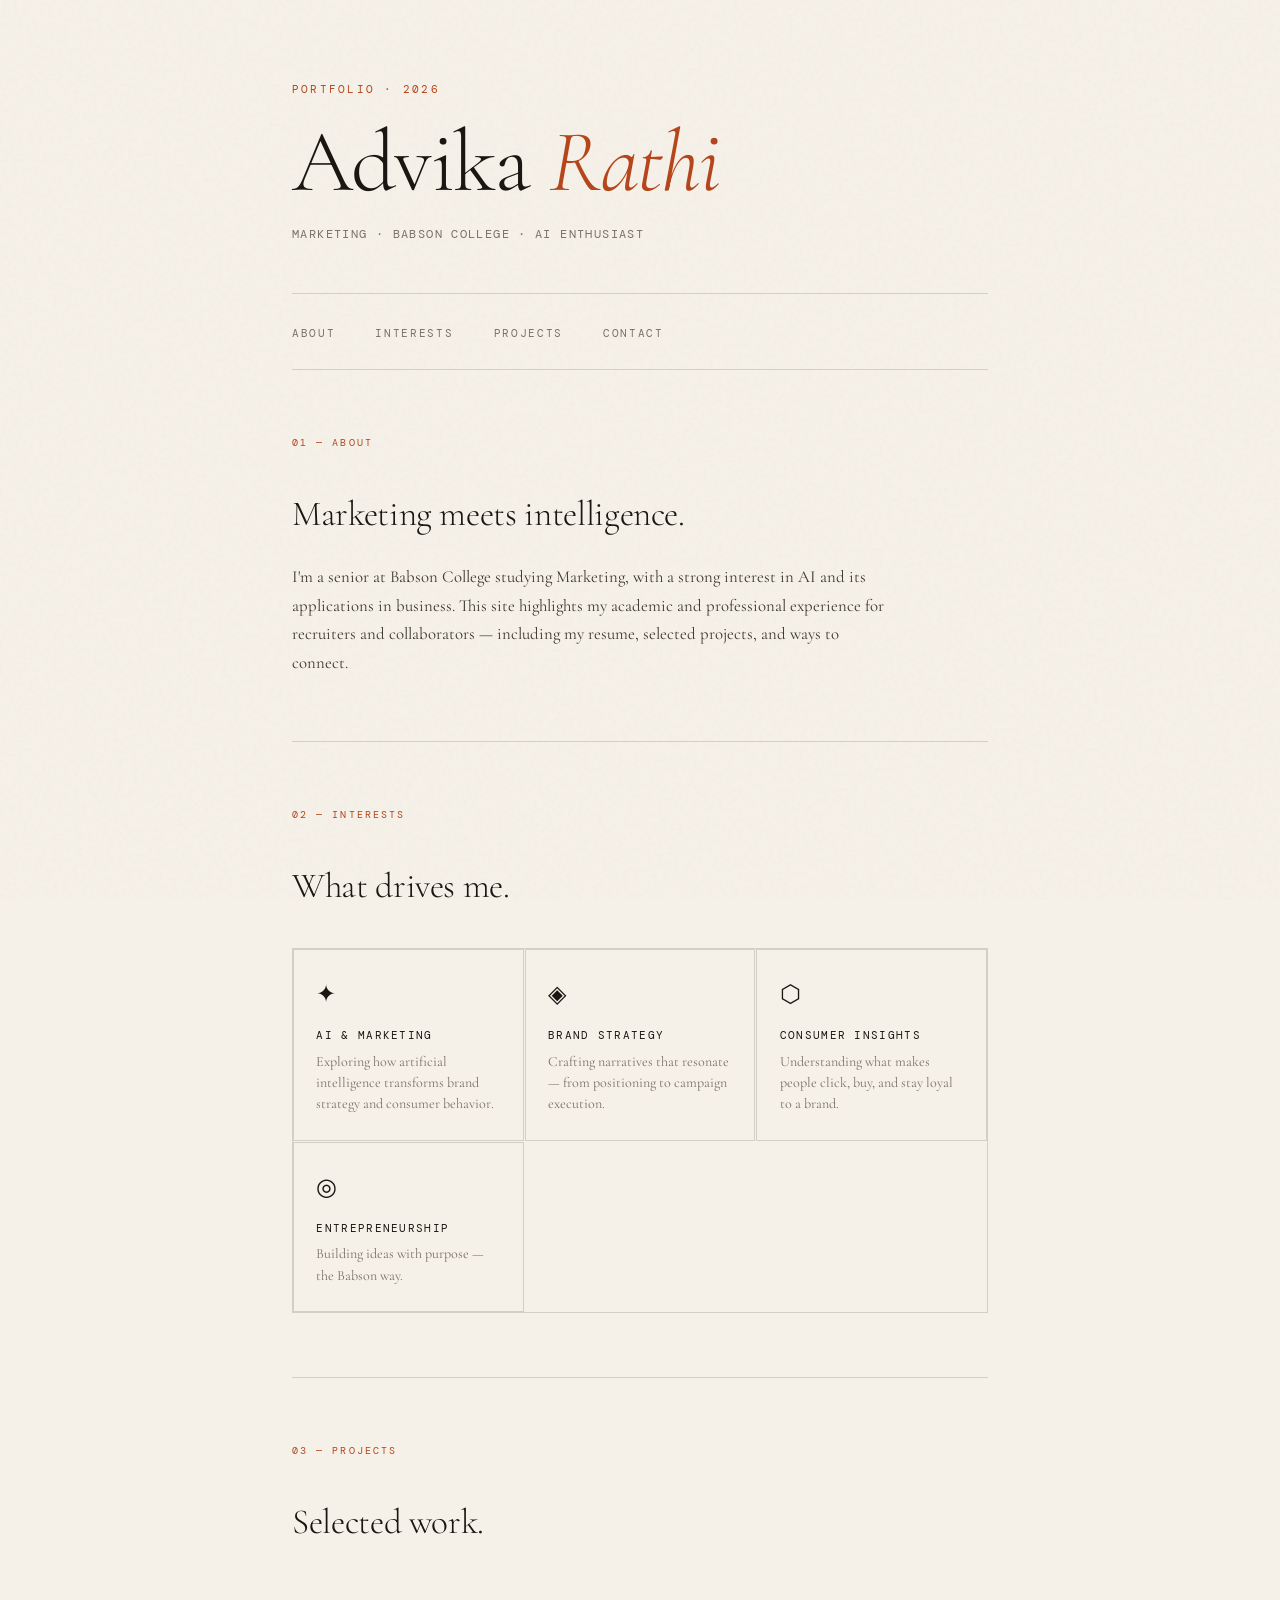
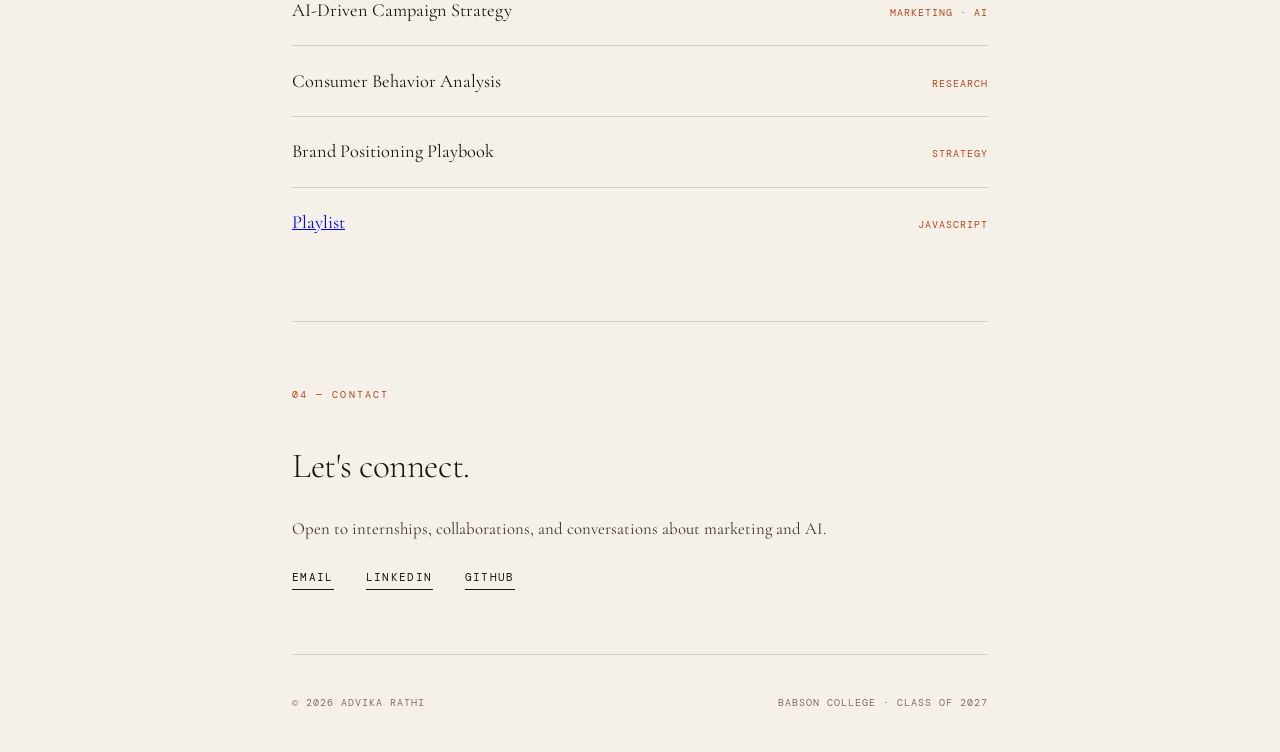
<file: index.html>
<!doctype html>
<html lang="en">

<head>
    <meta charset="UTF-8" />
    <meta name="viewport" content="width=device-width, initial-scale=1.0" />
    <title>Advika Rathi</title>
    <link href="https://fonts.googleapis.com/css2?family=Cormorant+Garamond:ital,wght@0,300;0,400;0,600;1,300;1,400&family=DM+Mono:wght@300;400&display=swap" rel="stylesheet" />
    <style>
         :root {
            --cream: #f5f0e8;
            --ink: #1a1612;
            --rust: #b5451b;
            --muted: #7a7168;
            --line: #d4cfc6;
        }
        
        *,
        *::before,
        *::after {
            box-sizing: border-box;
            margin: 0;
            padding: 0;
        }
        
        html {
            scroll-behavior: smooth;
        }
        
        body {
            background: var(--cream);
            color: var(--ink);
            font-family: "Cormorant Garamond", Georgia, serif;
            font-size: 18px;
            line-height: 1.7;
            min-height: 100vh;
        }
        /* ── NOISE TEXTURE OVERLAY ── */
        
        body::before {
            content: "";
            position: fixed;
            inset: 0;
            background-image: url("data:image/svg+xml,%3Csvg viewBox='0 0 200 200' xmlns='http://www.w3.org/2000/svg'%3E%3Cfilter id='n'%3E%3CfeTurbulence type='fractalNoise' baseFrequency='0.9' numOctaves='4' stitchTiles='stitch'/%3E%3C/filter%3E%3Crect width='100%25' height='100%25' filter='url(%23n)' opacity='0.04'/%3E%3C/svg%3E");
            pointer-events: none;
            z-index: 0;
            opacity: 0.5;
        }
        /* ── LAYOUT ── */
        
        .wrapper {
            max-width: 760px;
            margin: 0 auto;
            padding: 0 2rem;
            position: relative;
            z-index: 1;
        }
        /* ── HEADER ── */
        
        header {
            padding: 5rem 0 3rem;
            border-bottom: 1px solid var(--line);
            opacity: 0;
            animation: fadeUp 0.9s ease forwards;
        }
        
        .eyebrow {
            font-family: "DM Mono", monospace;
            font-size: 0.7rem;
            letter-spacing: 0.2em;
            text-transform: uppercase;
            color: var(--rust);
            margin-bottom: 1.2rem;
        }
        
        h1 {
            font-size: clamp(3rem, 8vw, 5.5rem);
            font-weight: 300;
            line-height: 1;
            letter-spacing: -0.02em;
            margin-bottom: 0.3rem;
        }
        
        h1 em {
            font-style: italic;
            color: var(--rust);
        }
        
        .tagline {
            font-family: "DM Mono", monospace;
            font-size: 0.72rem;
            color: var(--muted);
            letter-spacing: 0.12em;
            text-transform: uppercase;
            margin-top: 1.2rem;
        }
        /* ── FLUID IMAGES ── */

        img {
            max-width: 100%;
            height: auto;
        }
        /* ── NAV ── */

        nav {
            display: flex;
            align-items: center;
            justify-content: flex-end;
            padding: 1rem 0;
            border-bottom: 1px solid var(--line);
            opacity: 0;
            animation: fadeUp 0.9s 0.15s ease forwards;
        }

        /* hamburger button — visible on mobile, hidden on desktop */
        .nav-toggle {
            display: flex;
            flex-direction: column;
            justify-content: center;
            gap: 5px;
            background: none;
            border: none;
            cursor: pointer;
            padding: 0.4rem;
            z-index: 10;
        }

        .nav-toggle span {
            display: block;
            width: 22px;
            height: 2px;
            background: var(--ink);
            transition: transform 0.3s, opacity 0.3s;
        }

        /* animate to X when open */
        nav.nav-open .nav-toggle span:nth-child(1) {
            transform: translateY(7px) rotate(45deg);
        }

        nav.nav-open .nav-toggle span:nth-child(2) {
            opacity: 0;
        }

        nav.nav-open .nav-toggle span:nth-child(3) {
            transform: translateY(-7px) rotate(-45deg);
        }

        /* nav links — hidden by default on mobile, shown when open */
        nav ul {
            list-style: none;
            display: none;
            flex-direction: column;
            gap: 1.2rem;
            position: absolute;
            top: 0;
            left: 0;
            right: 0;
            background: var(--cream);
            padding: 4.5rem 2rem 1.5rem;
            border-bottom: 1px solid var(--line);
            z-index: 5;
        }

        nav.nav-open ul {
            display: flex;
        }

        nav a {
            font-family: "DM Mono", monospace;
            font-size: 0.7rem;
            letter-spacing: 0.15em;
            text-transform: uppercase;
            color: var(--muted);
            text-decoration: none;
            transition: color 0.2s;
        }

        nav a:hover {
            color: var(--rust);
        }
        /* ── RESPONSIVE: desktop (640px+) ── */

        @media (min-width: 640px) {
            .nav-toggle {
                display: none;
            }

            nav {
                justify-content: flex-start;
                padding: 1.4rem 0;
                position: static;
            }

            nav ul {
                display: flex;
                flex-direction: row;
                gap: 2.5rem;
                position: static;
                background: none;
                padding: 0;
                border: none;
            }
        }
        /* ── RESPONSIVE: mobile adjustments ── */

        @media (max-width: 639px) {
            header {
                padding: 2.5rem 0 1.8rem;
            }

            section {
                padding: 2.5rem 0;
            }

            .wrapper {
                padding: 0 1.2rem;
            }

            .project-item {
                flex-direction: column;
                align-items: flex-start;
                gap: 0.3rem;
            }
        }
        /* ── SECTIONS ── */
        
        section {
            padding: 4rem 0;
            border-bottom: 1px solid var(--line);
            opacity: 0;
            animation: fadeUp 0.9s ease forwards;
        }
        
        section:nth-of-type(1) {
            animation-delay: 0.3s;
        }
        
        section:nth-of-type(2) {
            animation-delay: 0.45s;
        }
        
        section:nth-of-type(3) {
            animation-delay: 0.6s;
        }
        
        section:nth-of-type(4) {
            animation-delay: 0.75s;
        }
        
        .section-label {
            font-family: "DM Mono", monospace;
            font-size: 0.65rem;
            letter-spacing: 0.2em;
            text-transform: uppercase;
            color: var(--rust);
            margin-bottom: 2rem;
        }
        
        h2 {
            font-size: 2.2rem;
            font-weight: 300;
            letter-spacing: -0.01em;
            margin-bottom: 1.2rem;
        }
        
        p {
            color: #3d3830;
            font-size: 1.05rem;
            max-width: 600px;
        }
        /* ── INTERESTS GRID ── */
        
        .interests-grid {
            display: grid;
            grid-template-columns: repeat(auto-fill, minmax(200px, 1fr));
            gap: 1px;
            border: 1px solid var(--line);
            margin-top: 2rem;
        }
        
        .interest-card {
            padding: 1.6rem 1.4rem;
            border: 1px solid var(--line);
            transition: background 0.2s;
        }
        
        .interest-card:hover {
            background: #ede8df;
        }
        
        .interest-icon {
            font-size: 1.5rem;
            margin-bottom: 0.6rem;
        }
        
        .interest-title {
            font-family: "DM Mono", monospace;
            font-size: 0.68rem;
            letter-spacing: 0.12em;
            text-transform: uppercase;
            color: var(--ink);
            margin-bottom: 0.4rem;
        }
        
        .interest-desc {
            font-size: 0.88rem;
            color: var(--muted);
            line-height: 1.5;
        }
        /* ── PROJECTS ── */
        
        .project-list {
            margin-top: 1.5rem;
        }
        
        .project-item {
            display: flex;
            justify-content: space-between;
            align-items: baseline;
            padding: 1.2rem 0;
            border-bottom: 1px solid var(--line);
            gap: 1rem;
        }
        
        .project-item:last-child {
            border-bottom: none;
        }
        
        .project-name {
            font-size: 1.15rem;
            font-weight: 400;
        }
        
        .project-tag {
            font-family: "DM Mono", monospace;
            font-size: 0.62rem;
            letter-spacing: 0.1em;
            text-transform: uppercase;
            color: var(--rust);
            white-space: nowrap;
        }
        /* ── CONTACT ── */
        
        .contact-links {
            display: flex;
            gap: 2rem;
            margin-top: 1.5rem;
            flex-wrap: wrap;
        }
        
        .contact-links a {
            font-family: "DM Mono", monospace;
            font-size: 0.7rem;
            letter-spacing: 0.12em;
            text-transform: uppercase;
            color: var(--ink);
            text-decoration: none;
            border-bottom: 1px solid var(--ink);
            padding-bottom: 2px;
            transition: color 0.2s, border-color 0.2s;
        }
        
        .contact-links a:hover {
            color: var(--rust);
            border-color: var(--rust);
        }
        /* ── FOOTER ── */
        
        footer {
            padding: 2.5rem 0;
            opacity: 0;
            animation: fadeUp 0.9s 0.9s ease forwards;
        }
        
        .footer-inner {
            display: flex;
            justify-content: space-between;
            align-items: center;
            flex-wrap: wrap;
            gap: 1rem;
        }
        
        footer p {
            font-family: "DM Mono", monospace;
            font-size: 0.62rem;
            letter-spacing: 0.1em;
            color: var(--muted);
            text-transform: uppercase;
        }
        /* ── ANIMATION ── */
        
        @keyframes fadeUp {
            from {
                opacity: 0;
                transform: translateY(18px);
            }
            to {
                opacity: 1;
                transform: translateY(0);
            }
        }
    </style>
</head>

<body>
    <div class="wrapper">
        <header>
            <p class="eyebrow">Portfolio · 2026</p>
            <h1>Advika <em>Rathi</em></h1>
            <p class="tagline">Marketing · Babson College · AI Enthusiast</p>
        </header>

        <nav id="main-nav">
            <button class="nav-toggle" aria-label="Toggle navigation" aria-expanded="false">
                <span></span>
                <span></span>
                <span></span>
            </button>
            <ul>
                <li><a href="about.html">About</a></li>
                <li><a href="#interests">Interests</a></li>
                <li><a href="#projects">Projects</a></li>
                <li><a href="#contact">Contact</a></li>
            </ul>
        </nav>

        <section id="about">
            <p class="section-label">01 — About</p>
            <h2>Marketing meets intelligence.</h2>
            <p>
                I'm a senior at Babson College studying Marketing, with a strong interest in AI and its applications in business. This site highlights my academic and professional experience for recruiters and collaborators — including my resume, selected projects, and
                ways to connect.
            </p>
        </section>

        <section id="interests">
            <p class="section-label">02 — Interests</p>
            <h2>What drives me.</h2>
            <div class="interests-grid">
                <div class="interest-card">
                    <div class="interest-icon">✦</div>
                    <p class="interest-title">AI & Marketing</p>
                    <p class="interest-desc">
                        Exploring how artificial intelligence transforms brand strategy and consumer behavior.
                    </p>
                </div>
                <div class="interest-card">
                    <div class="interest-icon">◈</div>
                    <p class="interest-title">Brand Strategy</p>
                    <p class="interest-desc">
                        Crafting narratives that resonate — from positioning to campaign execution.
                    </p>
                </div>
                <div class="interest-card">
                    <div class="interest-icon">⬡</div>
                    <p class="interest-title">Consumer Insights</p>
                    <p class="interest-desc">
                        Understanding what makes people click, buy, and stay loyal to a brand.
                    </p>
                </div>
                <div class="interest-card">
                    <div class="interest-icon">◎</div>
                    <p class="interest-title">Entrepreneurship</p>
                    <p class="interest-desc">
                        Building ideas with purpose — the Babson way.
                    </p>
                </div>
            </div>
        </section>

        <section id="projects">
            <p class="section-label">03 — Projects</p>
            <h2>Selected work.</h2>
            <div class="project-list">
                <div class="project-item">
                    <span class="project-name">AI-Driven Campaign Strategy</span>
                    <span class="project-tag">Marketing · AI</span>
                </div>
                <div class="project-item">
                    <span class="project-name">Consumer Behavior Analysis</span>
                    <span class="project-tag">Research</span>
                </div>
                <div class="project-item">
                    <span class="project-name">Brand Positioning Playbook</span>
                    <span class="project-tag">Strategy</span>
                </div>
                <div class="project-item">
                    <a class="project-name" href="playlist.html">Playlist</a>
                    <span class="project-tag">JavaScript</span>
                </div>
            </div>
        </section>

        <section id="contact">
            <p class="section-label">04 — Contact</p>
            <h2>Let's connect.</h2>
            <p>
                Open to internships, collaborations, and conversations about marketing and AI.
            </p>
            <div class="contact-links">
                <a href="mailto:advika@example.com">Email</a>
                <a href="https://linkedin.com" target="_blank">LinkedIn</a>
                <a href="https://github.com" target="_blank">GitHub</a>
            </div>
        </section>

        <footer>
            <div class="footer-inner">
                <p>© 2026 Advika Rathi</p>
                <p>Babson College · Class of 2027</p>
            </div>
        </footer>
    </div>
    <script>
        const nav = document.getElementById('main-nav');
        const toggle = nav.querySelector('.nav-toggle');

        toggle.addEventListener('click', function () {
            const isOpen = nav.classList.toggle('nav-open');
            toggle.setAttribute('aria-expanded', isOpen);
        });

        // close menu when a link is clicked
        nav.querySelectorAll('a').forEach(function (link) {
            link.addEventListener('click', function () {
                nav.classList.remove('nav-open');
                toggle.setAttribute('aria-expanded', 'false');
            });
        });
    </script>
</body>

</html>
</file>
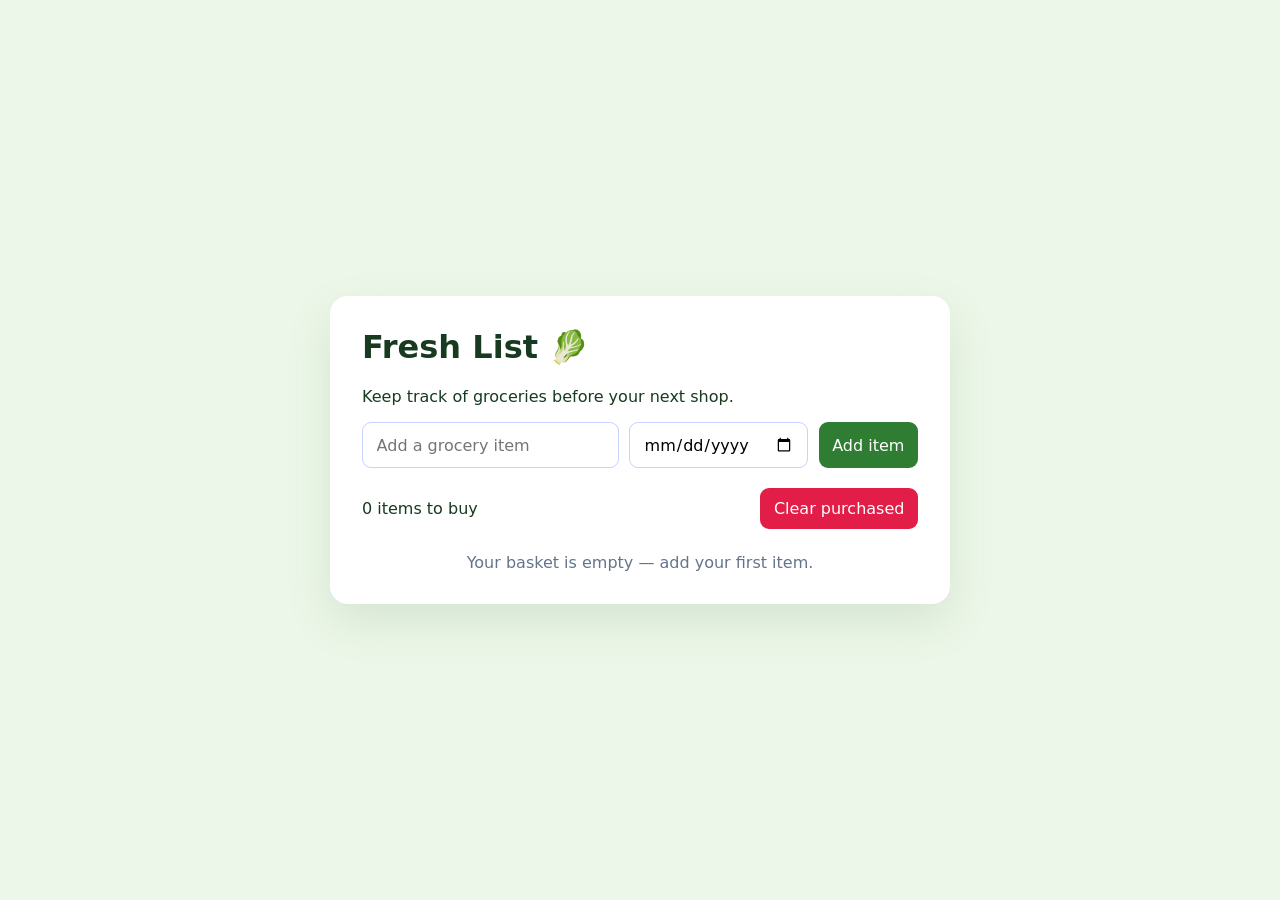
<file: todo/index.html>
<!doctype html>
<html lang="en">
<head>
  <meta charset="UTF-8">
  <meta name="viewport" content="width=device-width, initial-scale=1.0">
  <title>Fresh List Grocery Tracker</title>
  <style>
    * { box-sizing: border-box; }
    body {
      margin: 0;
      min-height: 100vh;
      display: grid;
      place-items: center;
      padding: 2rem;
      font-family: system-ui, sans-serif;
      background: #edf7e9;
      color: #173a21;
    }
    main {
      width: min(100%, 620px);
      padding: 2rem;
      border-radius: 18px;
      background: white;
      box-shadow: 0 18px 45px #2d6a3520;
    }
    h1 { margin-top: 0; }
    form { display: grid; grid-template-columns: 1fr auto auto; gap: .65rem; }
    input, button { font: inherit; padding: .7rem .85rem; border-radius: 9px; }
    input { border: 1px solid #c7d2fe; }
    button { border: 0; cursor: pointer; background: #2f7d32; color: white; }
    button:hover { background: #1f5a24; }
    .toolbar { display: flex; justify-content: space-between; align-items: center; gap: 1rem; margin: 1.25rem 0 .75rem; }
    .clear { background: #e11d48; }
    .clear:hover { background: #be123c; }
    ul { list-style: none; margin: 0; padding: 0; display: grid; gap: .6rem; }
    li { display: grid; grid-template-columns: auto 1fr auto; align-items: center; gap: .75rem; padding: .8rem; border: 1px solid #d2e8c7; border-radius: 10px; }
    li.completed { opacity: .6; text-decoration: line-through; }
    .task-details { display: grid; gap: .2rem; }
    .due-date { font-size: .85rem; color: #478a44; }
    .delete { background: transparent; color: #be123c; padding: .35rem .55rem; }
    .delete:hover { background: #ffe4e6; }
    #empty-state { margin: .75rem 0 0; text-align: center; color: #64748b; }
    @media (max-width: 520px) { form { grid-template-columns: 1fr; } }
  </style>
</head>
<body>
  <main>
    <h1>Fresh List 🥬</h1>
    <p>Keep track of groceries before your next shop.</p>
    <form id="todo-form">
      <input id="task-input" type="text" placeholder="Add a grocery item" required>
      <input id="due-date-input" type="date" aria-label="Best before date">
      <button type="submit">Add item</button>
    </form>

    <div class="toolbar">
      <span id="task-summary">0 items to buy</span>
      <button id="clear-completed" class="clear" type="button">Clear purchased</button>
    </div>

    <ul id="todo-list"></ul>
    <p id="empty-state">Your basket is empty — add your first item.</p>
  </main>

  <script src="script.js"></script>
</body>
</html>
</file>
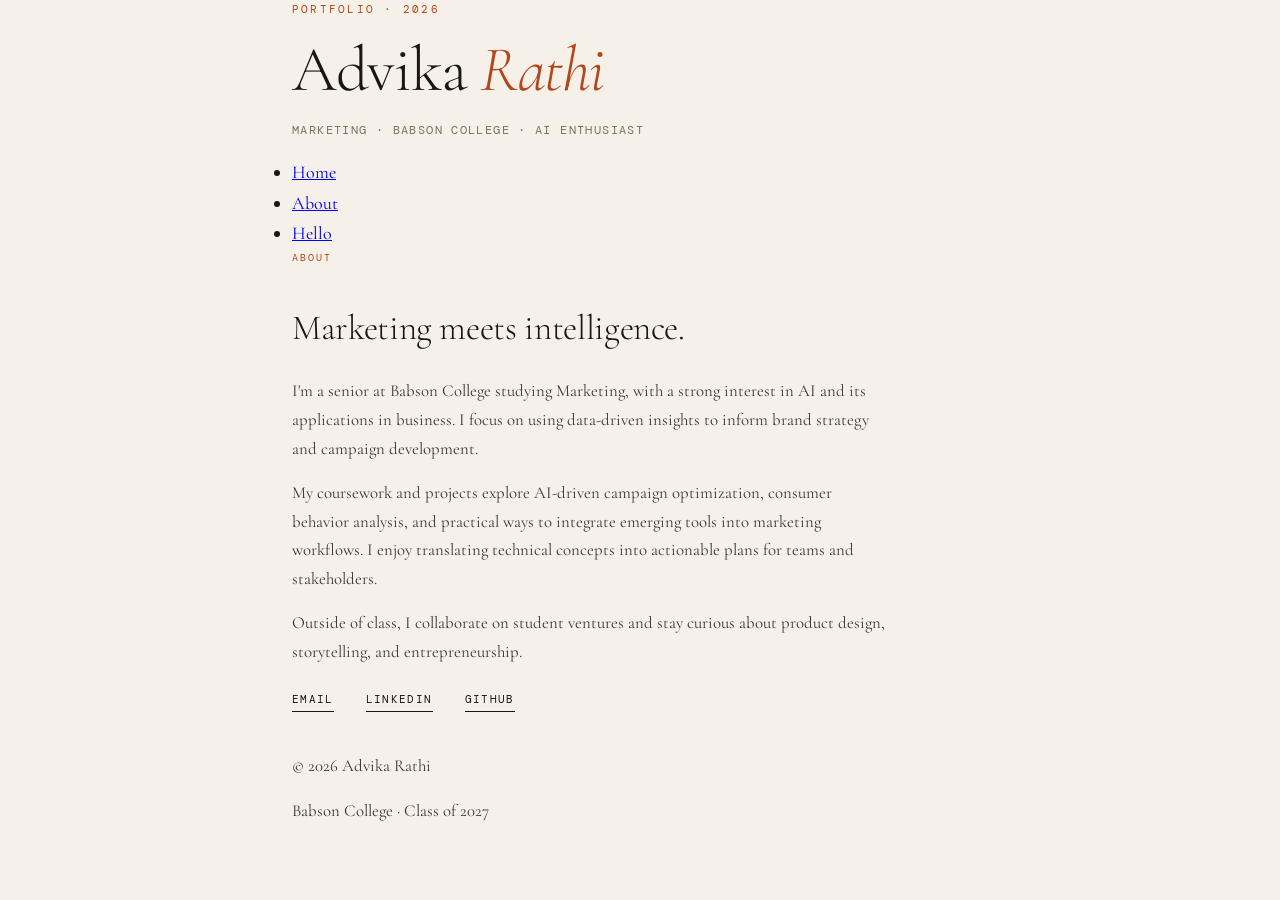
<file: about.html>
<!doctype html>
<html lang="en">

<head>
    <meta charset="UTF-8" />
    <meta name="viewport" content="width=device-width, initial-scale=1.0" />
    <title>About — Advika Rathi</title>
    <link href="https://fonts.googleapis.com/css2?family=Cormorant+Garamond:ital,wght@0,300;0,400;0,600;1,300;1,400&family=DM+Mono:wght@300;400&display=swap" rel="stylesheet" />
    <style>
        :root {
            --cream: #f5f0e8;
            --ink: #1a1612;
            --rust: #b5451b;
            --muted: #7a7168;
            --line: #d4cfc6;
        }

        *,
        *::before,
        *::after {
            box-sizing: border-box;
            margin: 0;
            padding: 0;
        }

        html {
            scroll-behavior: smooth;
        }

        body {
            background: var(--cream);
            color: var(--ink);
            font-family: "Cormorant Garamond", Georgia, serif;
            font-size: 18px;
            line-height: 1.7;
            min-height: 100vh;
        }

        .wrapper {
            max-width: 760px;
            margin: 0 auto;
            padding: 0 2rem;
            position: relative;
            z-index: 1;
        }

        .eyebrow {
            font-family: "DM Mono", monospace;
            font-size: 0.7rem;
            letter-spacing: 0.2em;
            text-transform: uppercase;
            color: var(--rust);
            margin-bottom: 1.2rem;
        }

        h1 {
            font-size: clamp(2.4rem, 6vw, 4rem);
            font-weight: 300;
            line-height: 1;
            letter-spacing: -0.02em;
            margin-bottom: 0.3rem;
        }

        h1 em {
            font-style: italic;
            color: var(--rust);
        }

        .tagline {
            font-family: "DM Mono", monospace;
            font-size: 0.72rem;
            color: var(--muted);
            letter-spacing: 0.12em;
            text-transform: uppercase;
            margin-top: 1.2rem;
        }

        .section-label {
            font-family: "DM Mono", monospace;
            font-size: 0.65rem;
            letter-spacing: 0.2em;
            text-transform: uppercase;
            color: var(--rust);
            margin-bottom: 2rem;
        }

        h2 {
            font-size: 2.2rem;
            font-weight: 300;
            letter-spacing: -0.01em;
            margin-bottom: 1.2rem;
        }

        p {
            color: #3d3830;
            font-size: 1.05rem;
            max-width: 600px;
            margin-bottom: 1rem;
        }

        footer {
            padding: 2.5rem 0;
        }

        .contact-links {
            display: flex;
            gap: 2rem;
            margin-top: 1.5rem;
            flex-wrap: wrap;
        }

        .contact-links a {
            font-family: "DM Mono", monospace;
            font-size: 0.7rem;
            letter-spacing: 0.12em;
            text-transform: uppercase;
            color: var(--ink);
            text-decoration: none;
            border-bottom: 1px solid var(--ink);
            padding-bottom: 2px;
            transition: color 0.2s, border-color 0.2s;
        }

        .contact-links a:hover {
            color: var(--rust);
            border-color: var(--rust);
        }
    </style>
</head>

<body>
    <div class="wrapper">
        <header>
            <p class="eyebrow">Portfolio · 2026</p>
            <h1>Advika <em>Rathi</em></h1>
            <p class="tagline">Marketing · Babson College · AI Enthusiast</p>
        </header>

        <nav>
            <ul>
                <li><a href="index.html">Home</a></li>
                <li><a href="about.html">About</a></li>
                <li><a href="hello.html">Hello</a></li>
            </ul>
        </nav>

        <main>
            <section id="about">
                <p class="section-label">About</p>
                <h2>Marketing meets intelligence.</h2>
                <p>
                    I'm a senior at Babson College studying Marketing, with a strong interest in AI and its applications in business. I focus on using data-driven insights to inform brand strategy and campaign development.
                </p>
                <p>
                    My coursework and projects explore AI-driven campaign optimization, consumer behavior analysis, and practical ways to integrate emerging tools into marketing workflows. I enjoy translating technical concepts into actionable plans for teams and stakeholders.
                </p>
                <p>
                    Outside of class, I collaborate on student ventures and stay curious about product design, storytelling, and entrepreneurship.
                </p>

                <div class="contact-links">
                    <a href="mailto:advika@example.com">Email</a>
                    <a href="https://linkedin.com" target="_blank">LinkedIn</a>
                    <a href="https://github.com" target="_blank">GitHub</a>
                </div>
            </section>
        </main>

        <footer>
            <div class="footer-inner">
                <p>© 2026 Advika Rathi</p>
                <p>Babson College · Class of 2027</p>
            </div>
        </footer>
    </div>
</body>

</html>
</file>
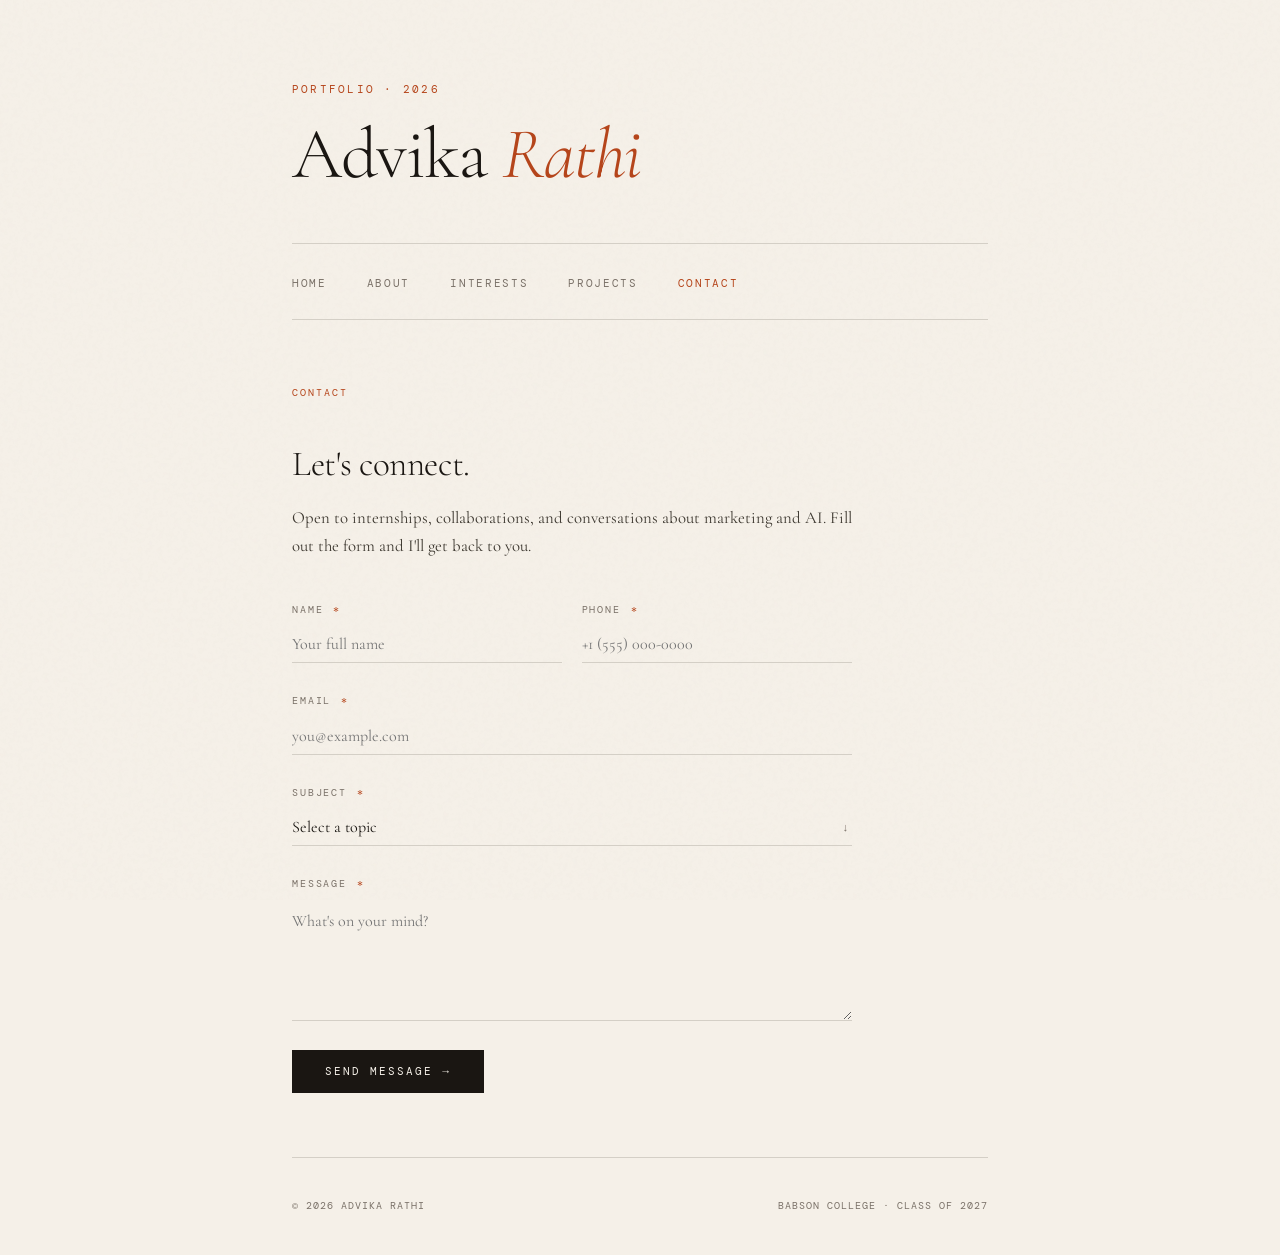
<file: contact.html>
<!doctype html>
<html lang="en">

<head>
    <meta charset="UTF-8" />
    <meta name="viewport" content="width=device-width, initial-scale=1.0" />
    <title>Contact · Advika Rathi</title>
    <link href="https://fonts.googleapis.com/css2?family=Cormorant+Garamond:ital,wght@0,300;0,400;0,600;1,300;1,400&family=DM+Mono:wght@300;400&display=swap" rel="stylesheet" />
    <style>
        :root {
            --cream: #f5f0e8;
            --ink: #1a1612;
            --rust: #b5451b;
            --muted: #7a7168;
            --line: #d4cfc6;
        }

        *,
        *::before,
        *::after {
            box-sizing: border-box;
            margin: 0;
            padding: 0;
        }

        html {
            scroll-behavior: smooth;
        }

        body {
            background: var(--cream);
            color: var(--ink);
            font-family: "Cormorant Garamond", Georgia, serif;
            font-size: 18px;
            line-height: 1.7;
            min-height: 100vh;
        }

        body::before {
            content: "";
            position: fixed;
            inset: 0;
            background-image: url("data:image/svg+xml,%3Csvg viewBox='0 0 200 200' xmlns='http://www.w3.org/2000/svg'%3E%3Cfilter id='n'%3E%3CfeTurbulence type='fractalNoise' baseFrequency='0.9' numOctaves='4' stitchTiles='stitch'/%3E%3C/filter%3E%3Crect width='100%25' height='100%25' filter='url(%23n)' opacity='0.04'/%3E%3C/svg%3E");
            pointer-events: none;
            z-index: 0;
            opacity: 0.5;
        }

        .wrapper {
            max-width: 760px;
            margin: 0 auto;
            padding: 0 2rem;
            position: relative;
            z-index: 1;
        }

        /* ── HEADER ── */

        header {
            padding: 5rem 0 3rem;
            border-bottom: 1px solid var(--line);
            opacity: 0;
            animation: fadeUp 0.9s ease forwards;
        }

        .eyebrow {
            font-family: "DM Mono", monospace;
            font-size: 0.7rem;
            letter-spacing: 0.2em;
            text-transform: uppercase;
            color: var(--rust);
            margin-bottom: 1.2rem;
        }

        h1 {
            font-size: clamp(2.5rem, 7vw, 4.5rem);
            font-weight: 300;
            line-height: 1;
            letter-spacing: -0.02em;
            margin-bottom: 0.3rem;
        }

        h1 em {
            font-style: italic;
            color: var(--rust);
        }

        /* ── NAV ── */

        nav {
            display: flex;
            align-items: center;
            justify-content: flex-end;
            padding: 1rem 0;
            border-bottom: 1px solid var(--line);
            opacity: 0;
            animation: fadeUp 0.9s 0.15s ease forwards;
        }

        .nav-toggle {
            display: flex;
            flex-direction: column;
            justify-content: center;
            gap: 5px;
            background: none;
            border: none;
            cursor: pointer;
            padding: 0.4rem;
            z-index: 10;
        }

        .nav-toggle span {
            display: block;
            width: 22px;
            height: 2px;
            background: var(--ink);
            transition: transform 0.3s, opacity 0.3s;
        }

        nav.nav-open .nav-toggle span:nth-child(1) { transform: translateY(7px) rotate(45deg); }
        nav.nav-open .nav-toggle span:nth-child(2) { opacity: 0; }
        nav.nav-open .nav-toggle span:nth-child(3) { transform: translateY(-7px) rotate(-45deg); }

        nav ul {
            list-style: none;
            display: none;
            flex-direction: column;
            gap: 1.2rem;
            position: absolute;
            top: 0;
            left: 0;
            right: 0;
            background: var(--cream);
            padding: 4.5rem 2rem 1.5rem;
            border-bottom: 1px solid var(--line);
            z-index: 5;
        }

        nav.nav-open ul { display: flex; }

        nav a {
            font-family: "DM Mono", monospace;
            font-size: 0.7rem;
            letter-spacing: 0.15em;
            text-transform: uppercase;
            color: var(--muted);
            text-decoration: none;
            transition: color 0.2s;
        }

        nav a:hover,
        nav a[aria-current="page"] { color: var(--rust); }

        @media (min-width: 640px) {
            .nav-toggle { display: none; }
            nav { justify-content: flex-start; padding: 1.4rem 0; }
            nav ul {
                display: flex;
                flex-direction: row;
                gap: 2.5rem;
                position: static;
                background: none;
                padding: 0;
                border: none;
            }
        }

        /* ── FORM SECTION ── */

        .form-section {
            padding: 4rem 0;
            border-bottom: 1px solid var(--line);
            opacity: 0;
            animation: fadeUp 0.9s 0.3s ease forwards;
        }

        .section-label {
            font-family: "DM Mono", monospace;
            font-size: 0.65rem;
            letter-spacing: 0.2em;
            text-transform: uppercase;
            color: var(--rust);
            margin-bottom: 2rem;
        }

        h2 {
            font-size: 2.2rem;
            font-weight: 300;
            letter-spacing: -0.01em;
            margin-bottom: 0.6rem;
        }

        .form-intro {
            color: #3d3830;
            font-size: 1.05rem;
            max-width: 560px;
            margin-bottom: 2.5rem;
        }

        /* ── FORM FIELDS ── */

        form {
            display: flex;
            flex-direction: column;
            gap: 1.8rem;
            max-width: 560px;
        }

        .field {
            display: flex;
            flex-direction: column;
            gap: 0.5rem;
        }

        .field-row {
            display: grid;
            grid-template-columns: 1fr 1fr;
            gap: 1.2rem;
        }

        label {
            font-family: "DM Mono", monospace;
            font-size: 0.65rem;
            letter-spacing: 0.18em;
            text-transform: uppercase;
            color: var(--muted);
        }

        label .required-mark {
            color: var(--rust);
            margin-left: 0.2em;
        }

        input,
        select,
        textarea {
            font-family: "Cormorant Garamond", Georgia, serif;
            font-size: 1rem;
            color: var(--ink);
            background: transparent;
            border: none;
            border-bottom: 1px solid var(--line);
            padding: 0.5rem 0;
            width: 100%;
            outline: none;
            transition: border-color 0.2s;
            appearance: none;
            -webkit-appearance: none;
        }

        /* focus state */
        input:focus,
        select:focus,
        textarea:focus {
            border-bottom-color: var(--rust);
        }

        /* invalid after interaction */
        input:user-invalid,
        select:user-invalid,
        textarea:user-invalid {
            border-bottom-color: #c0392b;
        }

        textarea {
            resize: vertical;
            min-height: 120px;
            line-height: 1.6;
        }

        /* select arrow */
        .select-wrap {
            position: relative;
        }

        .select-wrap::after {
            content: "↓";
            font-family: "DM Mono", monospace;
            font-size: 0.7rem;
            color: var(--muted);
            position: absolute;
            right: 0.2rem;
            bottom: 0.6rem;
            pointer-events: none;
        }

        select option {
            background: var(--cream);
        }

        /* ── SUBMIT BUTTON ── */

        .submit-btn {
            font-family: "DM Mono", monospace;
            font-size: 0.7rem;
            letter-spacing: 0.18em;
            text-transform: uppercase;
            color: var(--cream);
            background: var(--ink);
            border: 1px solid var(--ink);
            padding: 0.85rem 2rem;
            cursor: pointer;
            align-self: flex-start;
            transition: background 0.2s, color 0.2s, border-color 0.2s;
        }

        .submit-btn:hover {
            background: var(--rust);
            border-color: var(--rust);
        }

        .submit-btn:focus-visible {
            outline: 2px solid var(--rust);
            outline-offset: 3px;
        }

        /* ── FOOTER ── */

        footer {
            padding: 2.5rem 0;
            opacity: 0;
            animation: fadeUp 0.9s 0.45s ease forwards;
        }

        .footer-inner {
            display: flex;
            justify-content: space-between;
            align-items: center;
            flex-wrap: wrap;
            gap: 1rem;
        }

        footer p {
            font-family: "DM Mono", monospace;
            font-size: 0.62rem;
            letter-spacing: 0.1em;
            color: var(--muted);
            text-transform: uppercase;
        }

        /* ── ANIMATION ── */

        @keyframes fadeUp {
            from { opacity: 0; transform: translateY(18px); }
            to   { opacity: 1; transform: translateY(0); }
        }

        /* ── MOBILE ── */

        @media (max-width: 639px) {
            header { padding: 2.5rem 0 1.8rem; }
            .wrapper { padding: 0 1.2rem; }
            .field-row { grid-template-columns: 1fr; }
            .submit-btn { width: 100%; text-align: center; }
        }
    </style>
</head>

<body>
    <div class="wrapper">
        <header>
            <p class="eyebrow">Portfolio · 2026</p>
            <h1>Advika <em>Rathi</em></h1>
        </header>

        <nav id="main-nav">
            <button class="nav-toggle" aria-label="Toggle navigation" aria-expanded="false">
                <span></span>
                <span></span>
                <span></span>
            </button>
            <ul>
                <li><a href="index.html">Home</a></li>
                <li><a href="about.html">About</a></li>
                <li><a href="index.html#interests">Interests</a></li>
                <li><a href="index.html#projects">Projects</a></li>
                <li><a href="contact.html" aria-current="page">Contact</a></li>
            </ul>
        </nav>

        <section class="form-section">
            <p class="section-label">Contact</p>
            <h2>Let's connect.</h2>
            <p class="form-intro">
                Open to internships, collaborations, and conversations about marketing and AI. Fill out the form and I'll get back to you.
            </p>

            <form action="https://oim.zhili.dev/echo/view" method="POST">

                <div class="field-row">
                    <div class="field">
                        <label for="name">Name <span class="required-mark" aria-hidden="true">*</span></label>
                        <input
                            type="text"
                            id="name"
                            name="name"
                            placeholder="Your full name"
                            required
                            autocomplete="name"
                        />
                    </div>

                    <div class="field">
                        <!-- tel is the new input type used here -->
                        <label for="phone">Phone <span class="required-mark" aria-hidden="true">*</span></label>
                        <input
                            type="tel"
                            id="phone"
                            name="phone"
                            placeholder="+1 (555) 000-0000"
                            required
                            autocomplete="tel"
                        />
                    </div>
                </div>

                <div class="field">
                    <label for="email">Email <span class="required-mark" aria-hidden="true">*</span></label>
                    <input
                        type="email"
                        id="email"
                        name="email"
                        placeholder="you@example.com"
                        required
                        autocomplete="email"
                    />
                </div>

                <div class="field">
                    <label for="subject">Subject <span class="required-mark" aria-hidden="true">*</span></label>
                    <div class="select-wrap">
                        <select id="subject" name="subject" required>
                            <option value="" disabled selected>Select a topic</option>
                            <option value="internship">Internship opportunity</option>
                            <option value="collaboration">Collaboration</option>
                            <option value="marketing">Marketing &amp; AI</option>
                            <option value="other">Other</option>
                        </select>
                    </div>
                </div>

                <div class="field">
                    <label for="message">Message <span class="required-mark" aria-hidden="true">*</span></label>
                    <textarea
                        id="message"
                        name="message"
                        placeholder="What's on your mind?"
                        required
                    ></textarea>
                </div>

                <button type="submit" class="submit-btn">Send message →</button>
            </form>
        </section>

        <footer>
            <div class="footer-inner">
                <p>© 2026 Advika Rathi</p>
                <p>Babson College · Class of 2027</p>
            </div>
        </footer>
    </div>

    <script>
        const nav = document.getElementById('main-nav');
        const toggle = nav.querySelector('.nav-toggle');

        toggle.addEventListener('click', function () {
            const isOpen = nav.classList.toggle('nav-open');
            toggle.setAttribute('aria-expanded', isOpen);
        });

        nav.querySelectorAll('a').forEach(function (link) {
            link.addEventListener('click', function () {
                nav.classList.remove('nav-open');
                toggle.setAttribute('aria-expanded', 'false');
            });
        });
    </script>
</body>

</html>
</file>
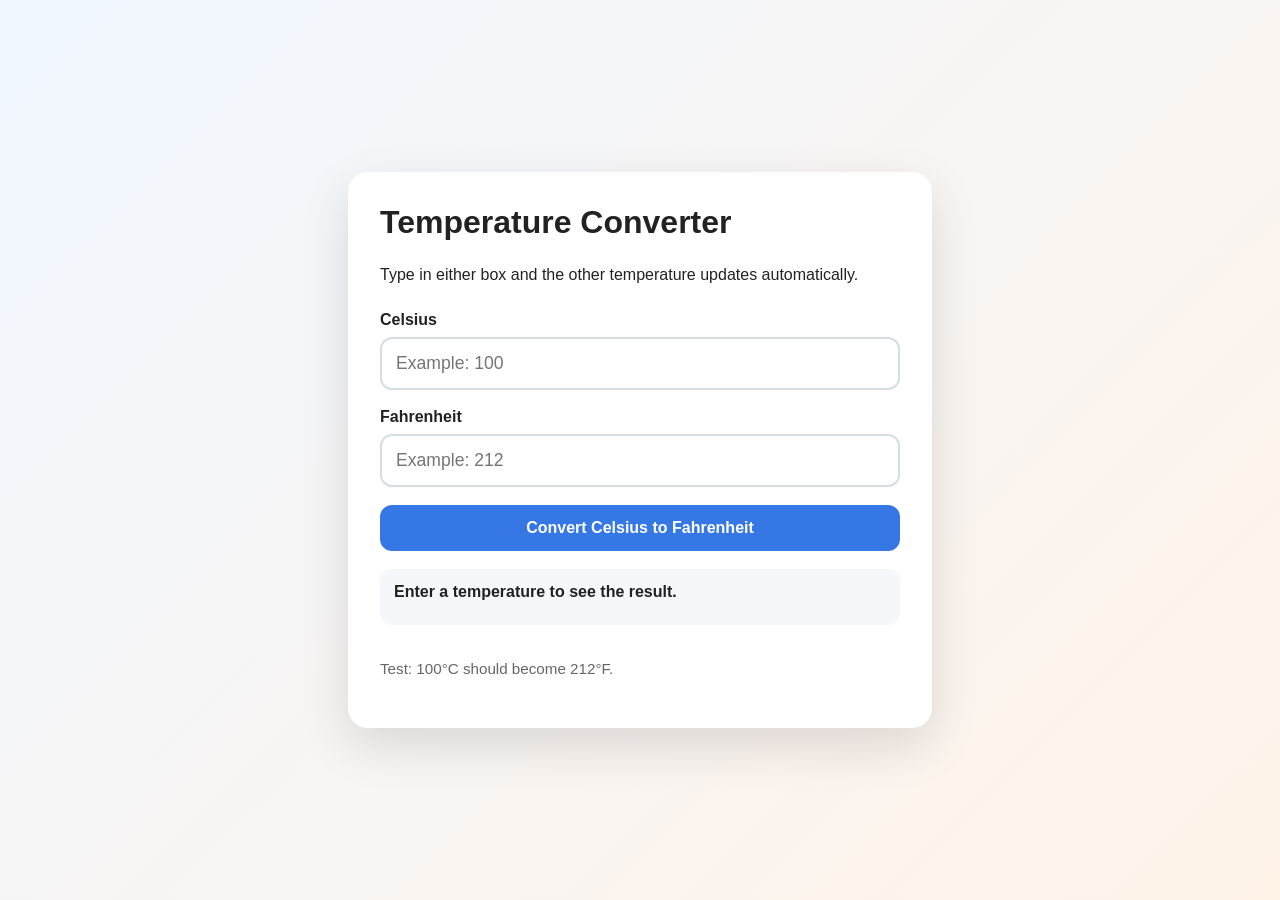
<file: converter.html>
<!DOCTYPE html>
<html lang="en">
<head>
  <meta charset="UTF-8">
  <meta name="viewport" content="width=device-width, initial-scale=1.0">
  <title>Temperature Converter</title>
  <style>
    body {
      margin: 0;
      min-height: 100vh;
      display: flex;
      align-items: center;
      justify-content: center;
      background: linear-gradient(135deg, #f0f7ff, #fff3e8);
      color: #222;
      font-family: Arial, sans-serif;
    }

    main {
      width: min(90%, 520px);
      padding: 32px;
      border-radius: 20px;
      background: white;
      box-shadow: 0 18px 50px rgba(0, 0, 0, 0.12);
    }

    h1 {
      margin-top: 0;
      font-size: 2rem;
    }

    p {
      line-height: 1.5;
    }

    .converter {
      display: grid;
      gap: 18px;
      margin-top: 24px;
    }

    label {
      display: grid;
      gap: 8px;
      font-weight: bold;
    }

    input {
      padding: 14px;
      border: 2px solid #d7dce5;
      border-radius: 12px;
      font-size: 1.1rem;
    }

    input:focus {
      border-color: #3578e5;
      outline: none;
    }

    button {
      padding: 14px 18px;
      border: none;
      border-radius: 12px;
      background: #3578e5;
      color: white;
      cursor: pointer;
      font-size: 1rem;
      font-weight: bold;
    }

    button:hover {
      background: #225db5;
    }

    #result {
      min-height: 28px;
      padding: 14px;
      border-radius: 12px;
      background: #f5f7fb;
      font-weight: bold;
    }

    .hint {
      color: #666;
      font-size: 0.95rem;
    }
  </style>
</head>
<body>
  <main>
    <h1>Temperature Converter</h1>
    <p>Type in either box and the other temperature updates automatically.</p>

    <section class="converter" aria-label="Temperature converter">
      <label for="celsius">
        Celsius
        <input id="celsius" type="number" placeholder="Example: 100">
      </label>

      <label for="fahrenheit">
        Fahrenheit
        <input id="fahrenheit" type="number" placeholder="Example: 212">
      </label>

      <button id="convert-button" type="button">Convert Celsius to Fahrenheit</button>
      <div id="result" aria-live="polite">Enter a temperature to see the result.</div>
      <p class="hint">Test: 100°C should become 212°F.</p>
    </section>
  </main>

  <script>
    const celsiusInput = document.getElementById('celsius');
    const fahrenheitInput = document.getElementById('fahrenheit');
    const convertButton = document.getElementById('convert-button');
    const result = document.getElementById('result');

    function toFahrenheit(celsius) {
      return celsius * 9 / 5 + 32;
    }

    function toCelsius(fahrenheit) {
      return (fahrenheit - 32) * 5 / 9;
    }

    function roundTemperature(temperature) {
      return Math.round(temperature * 10) / 10;
    }

    function updateFromCelsius() {
      const celsius = Number(celsiusInput.value);

      if (celsiusInput.value === '') {
        fahrenheitInput.value = '';
        result.textContent = 'Enter a temperature to see the result.';
        return;
      }

      const fahrenheit = toFahrenheit(celsius);
      fahrenheitInput.value = roundTemperature(fahrenheit);
      result.textContent = `${celsius}°C is ${roundTemperature(fahrenheit)}°F.`;
    }

    function updateFromFahrenheit() {
      const fahrenheit = Number(fahrenheitInput.value);

      if (fahrenheitInput.value === '') {
        celsiusInput.value = '';
        result.textContent = 'Enter a temperature to see the result.';
        return;
      }

      const celsius = toCelsius(fahrenheit);
      celsiusInput.value = roundTemperature(celsius);
      result.textContent = `${fahrenheit}°F is ${roundTemperature(celsius)}°C.`;
    }

    celsiusInput.addEventListener('input', updateFromCelsius);
    fahrenheitInput.addEventListener('input', updateFromFahrenheit);
    convertButton.addEventListener('click', updateFromCelsius);
  </script>
</body>
</html>
</file>
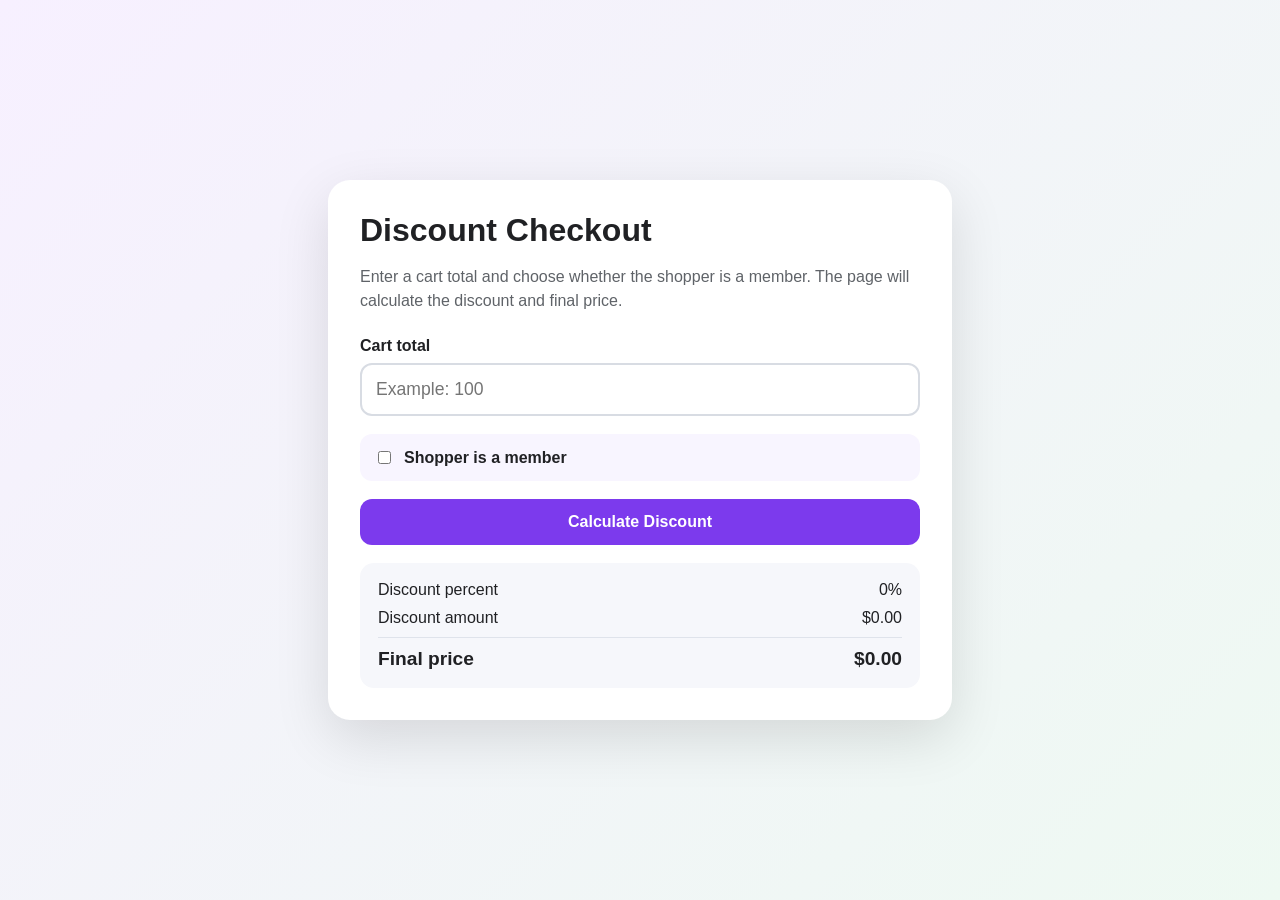
<file: discount.html>
<!DOCTYPE html>
<html lang="en">
<head>
  <meta charset="UTF-8">
  <meta name="viewport" content="width=device-width, initial-scale=1.0">
  <title>Discount Checkout</title>
  <style>
    body {
      margin: 0;
      min-height: 100vh;
      display: flex;
      align-items: center;
      justify-content: center;
      background: linear-gradient(135deg, #f7f0ff, #eef9f2);
      color: #202124;
      font-family: Arial, sans-serif;
    }

    main {
      width: min(92%, 560px);
      padding: 32px;
      border-radius: 22px;
      background: white;
      box-shadow: 0 18px 55px rgba(0, 0, 0, 0.12);
    }

    h1 {
      margin: 0 0 8px;
      font-size: 2rem;
    }

    p {
      color: #5f6368;
      line-height: 1.5;
    }

    .checkout {
      display: grid;
      gap: 18px;
      margin-top: 24px;
    }

    label {
      display: grid;
      gap: 8px;
      font-weight: bold;
    }

    input[type="number"] {
      padding: 14px;
      border: 2px solid #d8dce3;
      border-radius: 12px;
      font-size: 1.1rem;
    }

    input[type="number"]:focus {
      border-color: #7c3aed;
      outline: none;
    }

    .member-row {
      display: flex;
      align-items: center;
      gap: 10px;
      padding: 14px;
      border-radius: 12px;
      background: #f8f5ff;
      font-weight: bold;
    }

    button {
      padding: 14px 18px;
      border: none;
      border-radius: 12px;
      background: #7c3aed;
      color: white;
      cursor: pointer;
      font-size: 1rem;
      font-weight: bold;
    }

    button:hover {
      background: #5b21b6;
    }

    .summary {
      display: grid;
      gap: 10px;
      padding: 18px;
      border-radius: 14px;
      background: #f6f7fb;
    }

    .summary div {
      display: flex;
      justify-content: space-between;
      gap: 16px;
    }

    .final-price {
      padding-top: 10px;
      border-top: 1px solid #dfe3eb;
      font-size: 1.2rem;
      font-weight: bold;
    }
  </style>
</head>
<body>
  <main>
    <h1>Discount Checkout</h1>
    <p>Enter a cart total and choose whether the shopper is a member. The page will calculate the discount and final price.</p>

    <section class="checkout" aria-label="Discount checkout calculator">
      <label for="cart-total">
        Cart total
        <input id="cart-total" type="number" min="0" step="0.01" placeholder="Example: 100">
      </label>

      <label class="member-row" for="member">
        <input id="member" type="checkbox">
        Shopper is a member
      </label>

      <button id="calculate-button" type="button">Calculate Discount</button>

      <section class="summary" aria-live="polite">
        <div>
          <span>Discount percent</span>
          <span id="discount-percent">0%</span>
        </div>
        <div>
          <span>Discount amount</span>
          <span id="discount-amount">$0.00</span>
        </div>
        <div class="final-price">
          <span>Final price</span>
          <span id="final-price">$0.00</span>
        </div>
      </section>
    </section>
  </main>

  <script>
    const totalInput = document.getElementById('cart-total');
    const memberCheckbox = document.getElementById('member');
    const calculateButton = document.getElementById('calculate-button');
    const discountPercent = document.getElementById('discount-percent');
    const discountAmount = document.getElementById('discount-amount');
    const finalPrice = document.getElementById('final-price');

    function getDiscount(total, isMember) {
      if (total >= 100 && isMember) {
        return 20;
      } else if (total >= 100 || isMember) {
        return 10;
      } else {
        return 0;
      }
    }

    function formatMoney(amount) {
      return `$${amount.toFixed(2)}`;
    }

    function updateCheckout() {
      const total = Number(totalInput.value);
      const isMember = memberCheckbox.checked;

      if (totalInput.value === '' || total < 0) {
        discountPercent.textContent = '0%';
        discountAmount.textContent = '$0.00';
        finalPrice.textContent = '$0.00';
        return;
      }

      const percent = getDiscount(total, isMember);
      const savings = total * percent / 100;
      const finalTotal = total - savings;

      discountPercent.textContent = `${percent}%`;
      discountAmount.textContent = formatMoney(savings);
      finalPrice.textContent = formatMoney(finalTotal);
    }

    totalInput.addEventListener('input', updateCheckout);
    memberCheckbox.addEventListener('change', updateCheckout);
    calculateButton.addEventListener('click', updateCheckout);
  </script>
</body>
</html>
</file>
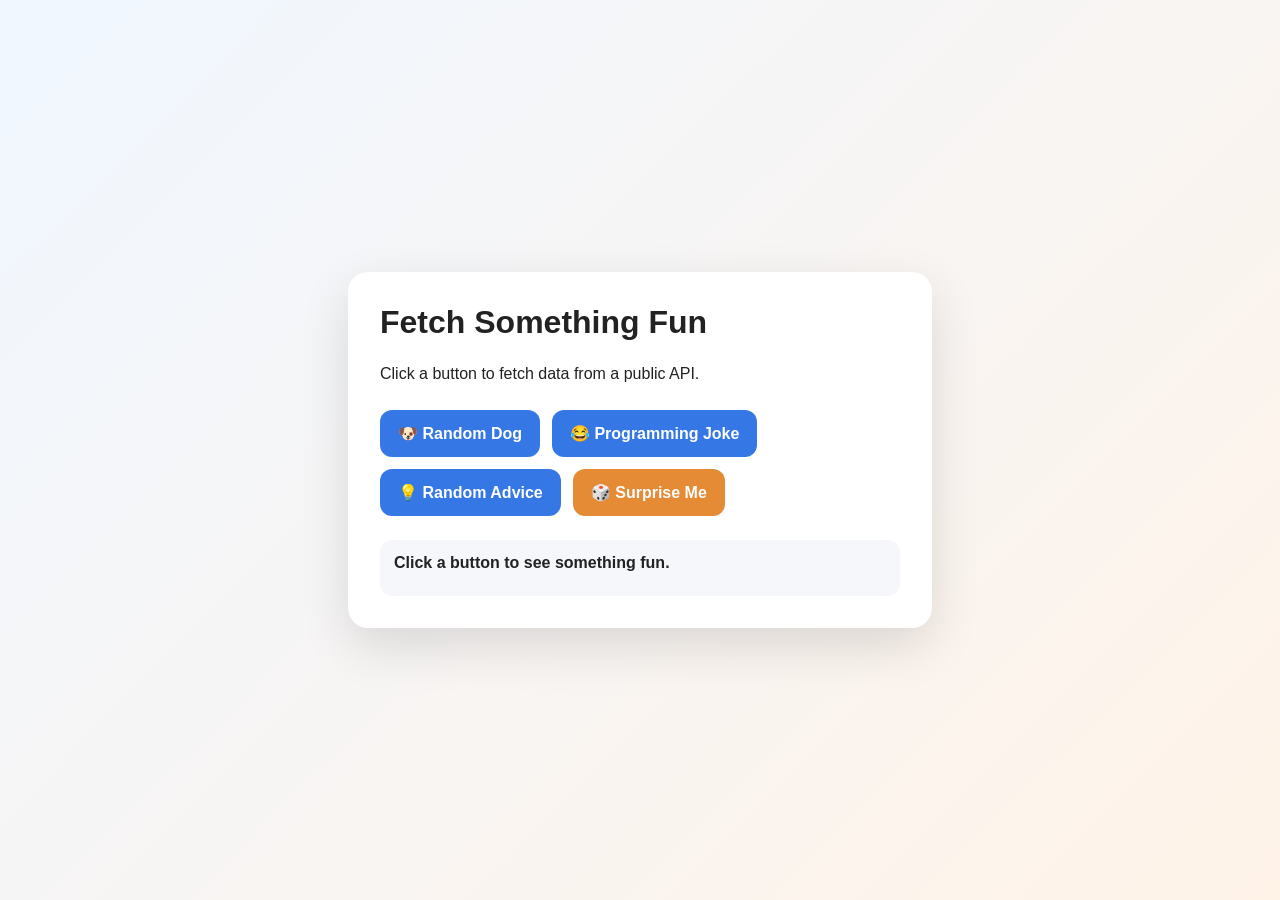
<file: fetch-fun.html>
<!DOCTYPE html>
<html lang="en">
<head>
  <meta charset="UTF-8">
  <meta name="viewport" content="width=device-width, initial-scale=1.0">
  <title>Fetch Something Fun</title>
  <style>
    body {
      margin: 0;
      min-height: 100vh;
      display: flex;
      align-items: center;
      justify-content: center;
      background: linear-gradient(135deg, #f0f7ff, #fff3e8);
      color: #222;
      font-family: Arial, sans-serif;
    }

    main {
      width: min(90%, 520px);
      padding: 32px;
      border-radius: 20px;
      background: white;
      box-shadow: 0 18px 50px rgba(0, 0, 0, 0.12);
    }

    h1 {
      margin-top: 0;
      font-size: 2rem;
    }

    p {
      line-height: 1.5;
    }

    .buttons {
      display: flex;
      flex-wrap: wrap;
      gap: 12px;
      margin: 24px 0;
    }

    button {
      padding: 14px 18px;
      border: none;
      border-radius: 12px;
      background: #3578e5;
      color: white;
      cursor: pointer;
      font-size: 1rem;
      font-weight: bold;
    }

    button:hover {
      background: #225db5;
    }

    button.secondary {
      background: #e58a35;
    }

    button.secondary:hover {
      background: #b5691f;
    }

    #result {
      min-height: 28px;
      padding: 14px;
      border-radius: 12px;
      background: #f5f7fb;
      font-weight: bold;
      word-break: break-word;
    }

    #result img {
      display: block;
      max-width: 100%;
      border-radius: 12px;
      margin-top: 10px;
    }
  </style>
</head>
<body>
  <main>
    <h1>Fetch Something Fun</h1>
    <p>Click a button to fetch data from a public API.</p>

    <section class="buttons">
      <button id="dog-button" type="button">🐶 Random Dog</button>
      <button id="joke-button" type="button">😂 Programming Joke</button>
      <button id="advice-button" type="button">💡 Random Advice</button>
      <button id="surprise-button" class="secondary" type="button">🎲 Surprise Me</button>
    </section>

    <div id="result" aria-live="polite">Click a button to see something fun.</div>
  </main>

  <script>
    const result = document.getElementById('result');

    async function fetchDog() {
      result.textContent = 'Fetching a dog...';
      try {
        const response = await fetch('https://dog.ceo/api/breeds/image/random');
        const data = await response.json();
        result.innerHTML = '';
        const img = document.createElement('img');
        img.src = data.message;
        img.alt = 'A random dog';
        result.appendChild(img);
      } catch (error) {
        result.textContent = `Something went wrong: ${error.message}`;
      }
    }

    async function fetchJoke() {
      result.textContent = 'Fetching a joke...';
      try {
        const response = await fetch('https://v2.jokeapi.dev/joke/Programming?type=single');
        const data = await response.json();
        result.textContent = data.joke;
      } catch (error) {
        result.textContent = `Something went wrong: ${error.message}`;
      }
    }

    async function fetchAdvice() {
      result.textContent = 'Fetching advice...';
      try {
        const response = await fetch('https://api.adviceslip.com/advice');
        const data = await response.json();
        result.textContent = data.slip.advice;
      } catch (error) {
        result.textContent = `Something went wrong: ${error.message}`;
      }
    }

    const surprises = [fetchJoke, fetchAdvice];
    let lastSurprise = -1;

    function surpriseMe() {
      let index = Math.floor(Math.random() * surprises.length);
      if (surprises.length > 1 && index === lastSurprise) {
        index = (index + 1) % surprises.length;
      }
      lastSurprise = index;
      surprises[index]();
    }

    document.getElementById('dog-button').addEventListener('click', fetchDog);
    document.getElementById('joke-button').addEventListener('click', fetchJoke);
    document.getElementById('advice-button').addEventListener('click', fetchAdvice);
    document.getElementById('surprise-button').addEventListener('click', surpriseMe);
  </script>
</body>
</html>
</file>
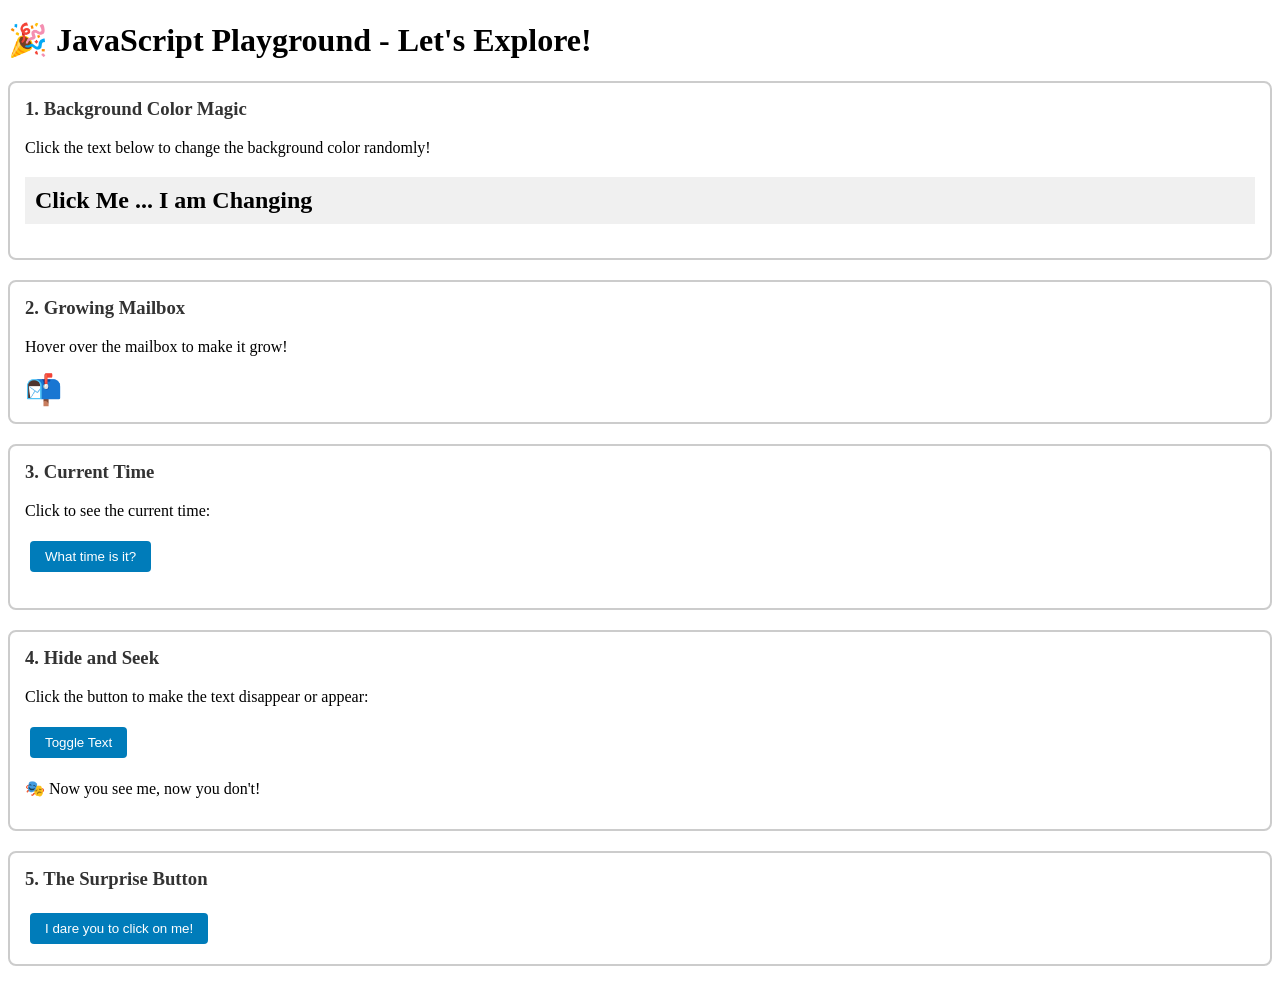
<file: js-demo.html>
<!DOCTYPE html>
<html lang="en">
  <head>
    <meta charset="UTF-8" />
    <meta name="viewport" content="width=device-width, initial-scale=1.0" />
    <title>Introduction to JavaScript - Demo</title>
    <style>
      .demo-section {
        border: 2px solid #ccc;
        margin: 20px 0;
        padding: 15px;
        border-radius: 8px;
      }
      .demo-section h3 {
        color: #333;
        margin-top: 0;
      }
      button {
        padding: 8px 15px;
        margin: 5px;
        cursor: pointer;
        border: none;
        border-radius: 4px;
        background: #007cba;
        color: white;
      }
      button:hover {
        background: #005a8a;
      }
      .hidden {
        display: none;
      }
      #colorChanger {
        cursor: pointer;
        padding: 10px;
        background: #f0f0f0;
      }
      #mailbox {
        font-size: 30px;
        display: inline-block;
        cursor: pointer;
      }
    </style>
  </head>
  <body>
    <h1>🎉 JavaScript Playground - Let's Explore!</h1>

    <div class="demo-section">
      <h3>1. Background Color Magic</h3>
      <p>Click the text below to change the background color randomly!</p>
      <h2 id="colorChanger">Click Me ... I am Changing</h2>
    </div>

    <div class="demo-section">
      <h3>2. Growing Mailbox</h3>
      <p>Hover over the mailbox to make it grow!</p>
      <span id="mailbox" role="img" aria-label="mailbox">📬</span>
    </div>

    <div class="demo-section">
      <h3>3. Current Time</h3>
      <p>Click to see the current time:</p>
      <button id="timeBtn">What time is it?</button>
      <p id="timeDisplay"></p>
    </div>

    <div class="demo-section">
      <h3>4. Hide and Seek</h3>
      <p>Click the button to make the text disappear or appear:</p>
      <button id="toggleBtn">Toggle Text</button>
      <p id="hiddenText">🎭 Now you see me, now you don't!</p>
    </div>

    <div class="demo-section">
      <h3>5. The Surprise Button</h3>
      <button onclick="surpriseMe()">I dare you to click on me!</button>
    </div>
    <script>
      function changeBackgroundColor() {
        const bgColors = [
          "#FFE5E5",
          "#E5F3FF",
          "#E5FFE5",
          "#FFF5E5",
          "#F0E5FF",
          "#FFE5F0",
        ];
        const n = bgColors.length;
        const randIndex = Math.floor(Math.random() * n);
        const body = document.querySelector("body");
        body.style.backgroundColor = bgColors[randIndex];
      }

      document
        .querySelector("#colorChanger")
        .addEventListener("click", function () {
          changeBackgroundColor();
        });

      const mailbox = document.querySelector("#mailbox");
      function enlargeMailbox() {
        let size = parseInt(mailbox.style.fontSize) || 30;
        size = size + 10;
        if (size > 200) size = 30;
        mailbox.style.fontSize = size + "px";
      }
      mailbox.addEventListener("mouseover", function () {
        enlargeMailbox();
      });

      document.getElementById("timeBtn").addEventListener("click", () => {
        const now = new Date();
        const timeString = now.toLocaleTimeString();
        const dateString = now.toLocaleDateString();
        document.getElementById(
          "timeDisplay"
        ).textContent = `🕐 ${timeString} on ${dateString}`;
      });

      function toggleText() {
        const text = document.getElementById("hiddenText");
        if (text.classList.contains("hidden")) {
          text.classList.remove("hidden");
        } else {
          text.classList.add("hidden");
        }
      }

      document
        .getElementById("toggleBtn")
        .addEventListener("click", function () {
          toggleText();
        });

      function surpriseMe() {
        window.alert("Surprise! 🎉");

        if (confirm("Want to see something cool? 🌟")) {
          window.open("https://youtu.be/dQw4w9WgXcQ", "_blank");
        }
      }

      document.addEventListener("DOMContentLoaded", function () {
        console.log("🎮 Welcome to JavaScript Playground!");
        console.log(
          "💡 Try opening the Developer Tools and look at this console!"
        );
        console.log(
          "🔍 Press F12 or right-click → 'Inspect Element' → 'Console' tab"
        );
      });
    </script>
  </body>
</html>
</file>
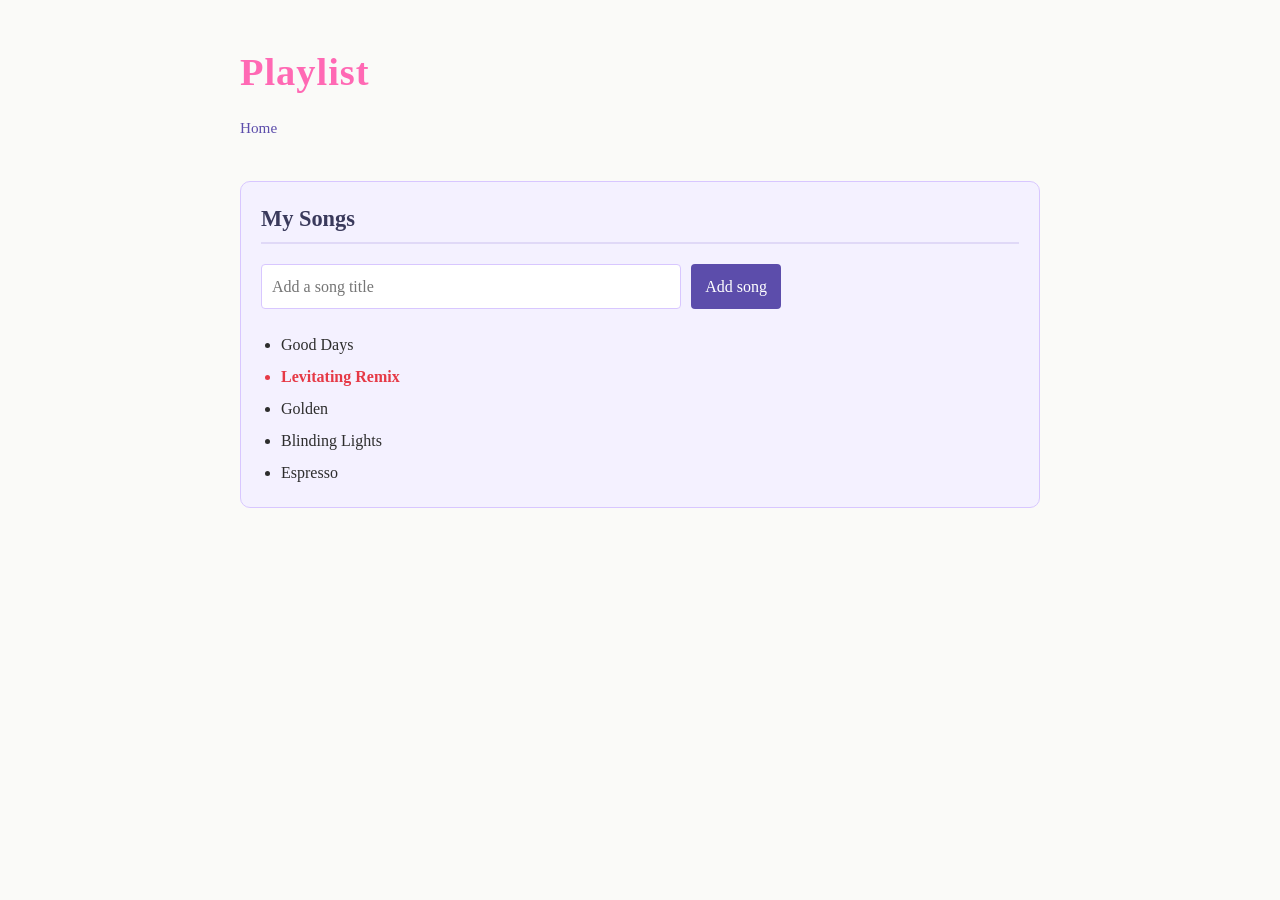
<file: playlist.html>
<!doctype html>
<html lang="en">
  <head>
    <meta charset="UTF-8" />
    <meta name="viewport" content="width=device-width, initial-scale=1.0" />
    <title>Playlist</title>
    <link rel="stylesheet" href="css/styles.css" />
    <style>
      .playlist-form {
        display: flex;
        gap: 10px;
        margin: 20px 0;
        max-width: 520px;
      }

      .playlist-form input {
        flex: 1;
        border: 1px solid #d8c7ff;
        border-radius: 4px;
        font: inherit;
        min-width: 0;
        padding: 8px 10px;
      }

      .playlist-form button {
        background: #5c4dab;
        border: 0;
        border-radius: 4px;
        color: white;
        cursor: pointer;
        font: inherit;
        padding: 8px 14px;
      }

      .playlist-form button:hover {
        background: #46358f;
      }

      .remix {
        color: #e63946;
        font-weight: bold;
      }
    </style>
  </head>
  <body>
    <header>
      <h1>Playlist</h1>
      <nav>
        <a href="index.html">Home</a>
      </nav>
    </header>

    <main>
      <section id="intro">
        <h2>My Songs</h2>
        <form class="playlist-form" id="playlist-form">
          <input
            id="song-input"
            type="text"
            placeholder="Add a song title"
            aria-label="Song title"
          />
          <button type="submit">Add song</button>
        </form>
        <ul id="playlist"></ul>
      </section>
    </main>

    <script src="js/playlist.js"></script>
  </body>
</html>
</file>
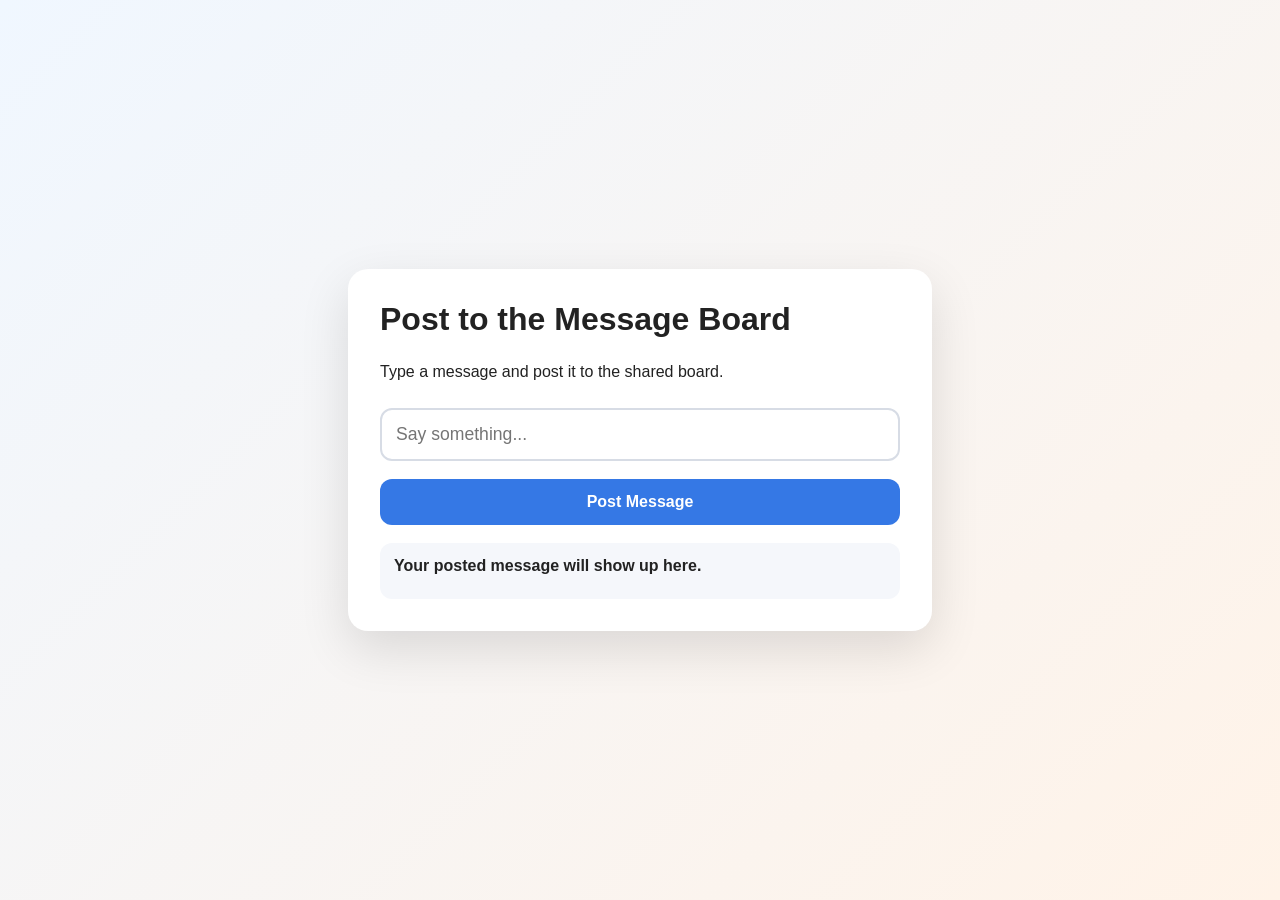
<file: post-message.html>
<!DOCTYPE html>
<html lang="en">
<head>
  <meta charset="UTF-8">
  <meta name="viewport" content="width=device-width, initial-scale=1.0">
  <title>Post to the Message Board</title>
  <style>
    body {
      margin: 0;
      min-height: 100vh;
      display: flex;
      align-items: center;
      justify-content: center;
      background: linear-gradient(135deg, #f0f7ff, #fff3e8);
      color: #222;
      font-family: Arial, sans-serif;
    }

    main {
      width: min(90%, 520px);
      padding: 32px;
      border-radius: 20px;
      background: white;
      box-shadow: 0 18px 50px rgba(0, 0, 0, 0.12);
    }

    h1 {
      margin-top: 0;
      font-size: 2rem;
    }

    p {
      line-height: 1.5;
    }

    .form {
      display: grid;
      gap: 18px;
      margin-top: 24px;
    }

    input {
      padding: 14px;
      border: 2px solid #d7dce5;
      border-radius: 12px;
      font-size: 1.1rem;
    }

    input:focus {
      border-color: #3578e5;
      outline: none;
    }

    button {
      padding: 14px 18px;
      border: none;
      border-radius: 12px;
      background: #3578e5;
      color: white;
      cursor: pointer;
      font-size: 1rem;
      font-weight: bold;
    }

    button:hover {
      background: #225db5;
    }

    #result {
      min-height: 28px;
      padding: 14px;
      border-radius: 12px;
      background: #f5f7fb;
      font-weight: bold;
      word-break: break-word;
    }
  </style>
</head>
<body>
  <main>
    <h1>Post to the Message Board</h1>
    <p>Type a message and post it to the shared board.</p>

    <section class="form">
      <input id="message-input" type="text" placeholder="Say something...">
      <button id="post-button" type="button">Post Message</button>
      <div id="result" aria-live="polite">Your posted message will show up here.</div>
    </section>
  </main>

  <script>
    const TOKEN = 'advikaadvika'; // <- your first name, twice

    async function postMessage(text) {
      const response = await fetch('https://oim.zhili.dev/message', {
        method: 'POST',
        headers: {
          'Content-Type': 'application/json',
          'X-Token': TOKEN
        },
        body: JSON.stringify({ message: text })
      });
      return response.json();
    }

    const messageInput = document.getElementById('message-input');
    const postButton = document.getElementById('post-button');
    const result = document.getElementById('result');

    postButton.addEventListener('click', async () => {
      const text = messageInput.value.trim();
      if (!text) {
        result.textContent = 'Type a message first.';
        return;
      }

      result.textContent = 'Posting...';
      try {
        const data = await postMessage(text);
        result.textContent = `Posted! Server response: ${JSON.stringify(data)}`;
        messageInput.value = '';
      } catch (error) {
        result.textContent = `Something went wrong: ${error.message}`;
      }
    });
  </script>
</body>
</html>
</file>
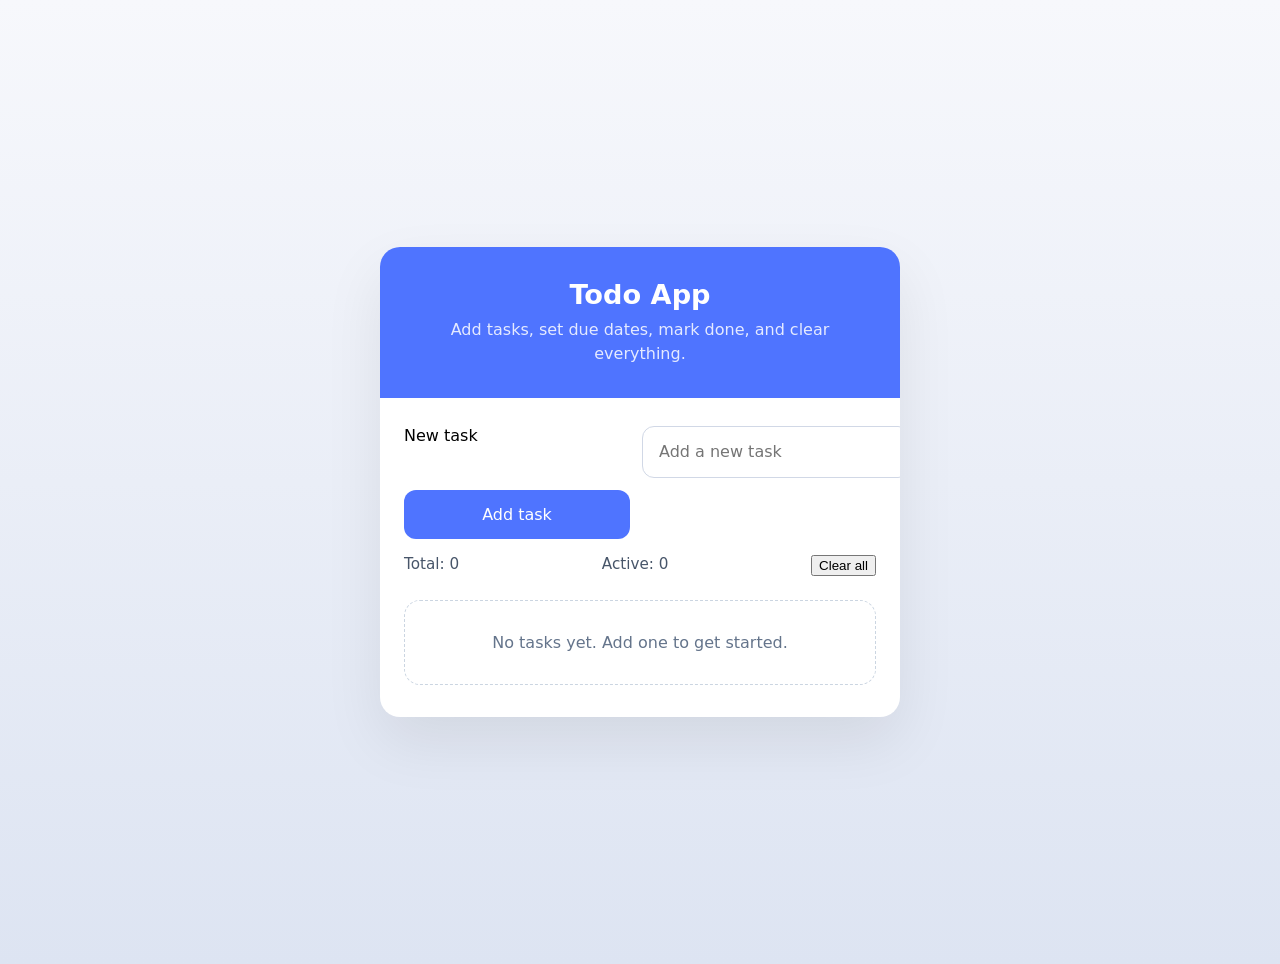
<file: todo.html>
<!DOCTYPE html>
<html lang="en">

<head>
    <meta charset="UTF-8" />
    <meta name="viewport" content="width=device-width, initial-scale=1.0" />
    <title>Todo App</title>
    <style>
        body {
            font-family: system-ui, sans-serif;
            margin: 0;
            min-height: 100vh;
            display: grid;
            place-items: center;
            background: linear-gradient(180deg, #f7f8fc 0%, #dde4f2 100%);
            padding: 2rem;
        }
        
        .app {
            width: min(100%, 520px);
            background: #ffffff;
            border-radius: 20px;
            box-shadow: 0 25px 60px rgba(0, 0, 0, 0.08);
            overflow: hidden;
        }
        
        header {
            padding: 2rem;
            background: #4f74ff;
            color: white;
            text-align: center;
        }
        
        header h1 {
            margin: 0 0 0.5rem;
            font-size: clamp(1.7rem, 2vw, 2.4rem);
        }
        
        .subtitle {
            margin: 0;
            opacity: 0.85;
            line-height: 1.5;
        }
        
        .panel {
            padding: 1.75rem 1.5rem 2rem;
        }
        
        .controls {
            display: grid;
            grid-template-columns: 1fr auto;
            gap: 0.75rem;
            margin-bottom: 1rem;
        }
        
        .controls input,
        .controls button,
        .controls select {
            font: inherit;
            border: 1px solid #d1d8e6;
            border-radius: 12px;
            padding: 0.95rem 1rem;
        }
        
        .controls input {
            width: 100%;
            min-width: 0;
        }
        
        .controls button {
            background: #4f74ff;
            color: white;
            border: none;
            cursor: pointer;
            transition: transform 0.2s ease, background 0.2s ease;
        }
        
        .controls button:hover {
            transform: translateY(-1px);
            background: #3c59d1;
        }
        
        .summary {
            display: flex;
            justify-content: space-between;
            gap: 1rem;
            flex-wrap: wrap;
            margin-bottom: 1rem;
            color: #475569;
            font-size: 0.95rem;
        }
        
        .todo-list {
            list-style: none;
            margin: 0;
            padding: 0;
            display: grid;
            gap: 0.75rem;
        }
        
        .todo-item {
            display: grid;
            grid-template-columns: auto 1fr auto;
            align-items: center;
            gap: 0.75rem;
            padding: 0.95rem 1rem;
            border: 1px solid #e2e8f0;
            border-radius: 14px;
            background: #fbfcff;
        }
        
        .todo-item.completed {
            opacity: 0.68;
            text-decoration: line-through;
        }
        
        .todo-item-info {
            display: grid;
            gap: 0.25rem;
            min-width: 0;
        }
        
        .todo-item span {
            overflow-wrap: anywhere;
        }
        
        .todo-meta {
            font-size: 0.86rem;
            color: #64748b;
        }
        
        .todo-item button {
            background: transparent;
            border: none;
            color: #ef4444;
            cursor: pointer;
            font-weight: 700;
            padding: 0.25rem 0.5rem;
            border-radius: 10px;
            transition: background 0.2s ease;
        }
        
        .todo-item button:hover {
            background: rgba(239, 68, 68, 0.08);
        }
        
        .empty-state {
            text-align: center;
            color: #64748b;
            padding: 2rem 1rem;
            border: 1px dashed #cbd5e1;
            border-radius: 16px;
            margin-top: 0.5rem;
        }
    </style>
</head>

<body>
    <main class="app" aria-labelledby="app-title">
        <header>
            <h1 id="app-title">Todo App</h1>
            <p class="subtitle">Add tasks, set due dates, mark done, and clear everything.</p>
        </header>

        <section class="panel">
            <form class="controls" id="todo-form">
                <label class="visually-hidden" for="task-input">New task</label>
                <input id="task-input" type="text" placeholder="Add a new task" autocomplete="off" required />

                <button type="submit">Add task</button>
            </form>

            <div class="summary" id="task-summary">
                <span id="total-count">Total: 0</span>
                <span id="active-count">Active: 0</span>
                <button id="clear-all" type="button">Clear all</button>
            </div>

            <ul class="todo-list" id="todo-list"></ul>
            <div class="empty-state" id="empty-state">No tasks yet. Add one to get started.</div>
        </section>
    </main>

    <script>
        const form = document.getElementById('todo-form');
        const input = document.getElementById('task-input');
        const list = document.getElementById('todo-list');
        const emptyState = document.getElementById('empty-state');
        const totalCount = document.getElementById('total-count');
        const activeCount = document.getElementById('active-count');
        const clearAllButton = document.getElementById('clear-all');

        const tasks = [];

        function updateSummary() {
            totalCount.textContent = `Total: ${tasks.length}`;
            const activeTasks = tasks.filter(t => !t.done).length;
            activeCount.textContent = `Active: ${activeTasks}`;
            emptyState.style.display = tasks.length ? 'none' : 'block';
        }

        function createTodoItem(task) {
            const item = document.createElement('li');
            item.className = 'todo-item';

            const checkbox = document.createElement('input');
            checkbox.type = 'checkbox';
            checkbox.checked = task.done;
            checkbox.id = task.id;

            const label = document.createElement('label');
            label.htmlFor = task.id;
            label.className = 'todo-item-info';

            const title = document.createElement('span');
            title.textContent = task.text;

            const meta = document.createElement('span');
            meta.className = 'todo-meta';
            meta.textContent = task.dueDate ? `Due ${task.dueDate}` : 'No due date';

            label.append(title, meta);

            const deleteButton = document.createElement('button');
            deleteButton.type = 'button';
            deleteButton.textContent = 'Delete';

            checkbox.addEventListener('change', () => {
                task.done = checkbox.checked;
                item.classList.toggle('completed', task.done);
                updateSummary();
            });

            deleteButton.addEventListener('click', () => {
                const index = tasks.indexOf(task);
                if (index !== -1) {
                    tasks.splice(index, 1);
                    list.removeChild(item);
                    updateSummary();
                }
            });

            if (task.done) {
                item.classList.add('completed');
            }

            item.append(checkbox, label, deleteButton);
            return item;
        }

        function addTask(text) {
            const trimmed = text.trim();
            if (!trimmed) return;

            const task = {
                id: `task-${Date.now()}`,
                text: trimmed,
                dueDate: new Date().toLocaleDateString(undefined, {
                    month: 'short',
                    day: 'numeric'
                }),
                done: false,
            };

            tasks.push(task);
            list.appendChild(createTodoItem(task));
            updateSummary();
        }

        form.addEventListener('submit', event => {
            event.preventDefault();
            addTask(input.value);
            input.value = '';
            input.focus();
        });

        clearAllButton.addEventListener('click', () => {
            tasks.length = 0;
            list.innerHTML = '';
            updateSummary();
        });

        updateSummary();
    </script>
</body>

</html>
</file>
<file: css/styles.css>
/* Base */

* {
    box-sizing: border-box;
    margin: 0;
    padding: 0;
}


/* 1. Body rule - font-family and color */

body {
    font-family: 'Georgia', serif;
    color: #2d2d2d;
    background-color: #fafaf8;
    line-height: 1.7;
    padding: 40px 20px;
}


/* 2. h1 element selector */

h1 {
    font-size: 2.4rem;
    color: #1b1b2f;
    letter-spacing: 1px;
    margin-bottom: 8px;
}

h2 {
    font-size: 1.4rem;
    color: #3a3a5c;
    margin-bottom: 12px;
    border-bottom: 2px solid #e0d9f7;
    padding-bottom: 4px;
}


/* Layout */

header {
    max-width: 800px;
    margin: 0 auto 40px auto;
}

main {
    max-width: 800px;
    margin: 0 auto;
}

section {
    margin-bottom: 40px;
}


/* Nav */

nav {
    margin-top: 10px;
    font-size: 0.95rem;
}


/* 3. Class selector */

.highlight {
    background-color: #e0d9f7;
    padding: 2px 6px;
    border-radius: 4px;
}


/* Images */

img {
    display: block;
    margin: 16px 0;
    border-radius: 8px;
}


/* Lists */

ul {
    padding-left: 20px;
    line-height: 2;
}


/* 4. Hover rule on links */

a {
    color: #5c4dab;
    text-decoration: none;
}

a:hover {
    color: #e63946;
    text-decoration: underline;
}


/* Footer */

footer {
    max-width: 800px;
    margin: 40px auto 0 auto;
    font-size: 0.85rem;
    color: #888;
}

#intro {
    padding: 18px 20px;
    background-color: #f4f1ff;
    border: 1px solid #d8c7ff;
    border-radius: 10px;
    margin-bottom: 24px;
}

hr {
    border: none;
    border-top: 1px solid #ddd;
    margin-bottom: 12px;
}


/* Conflicting rule - observe cascade in DevTools */

h1 {
    color: hotpink;
}
</file>
